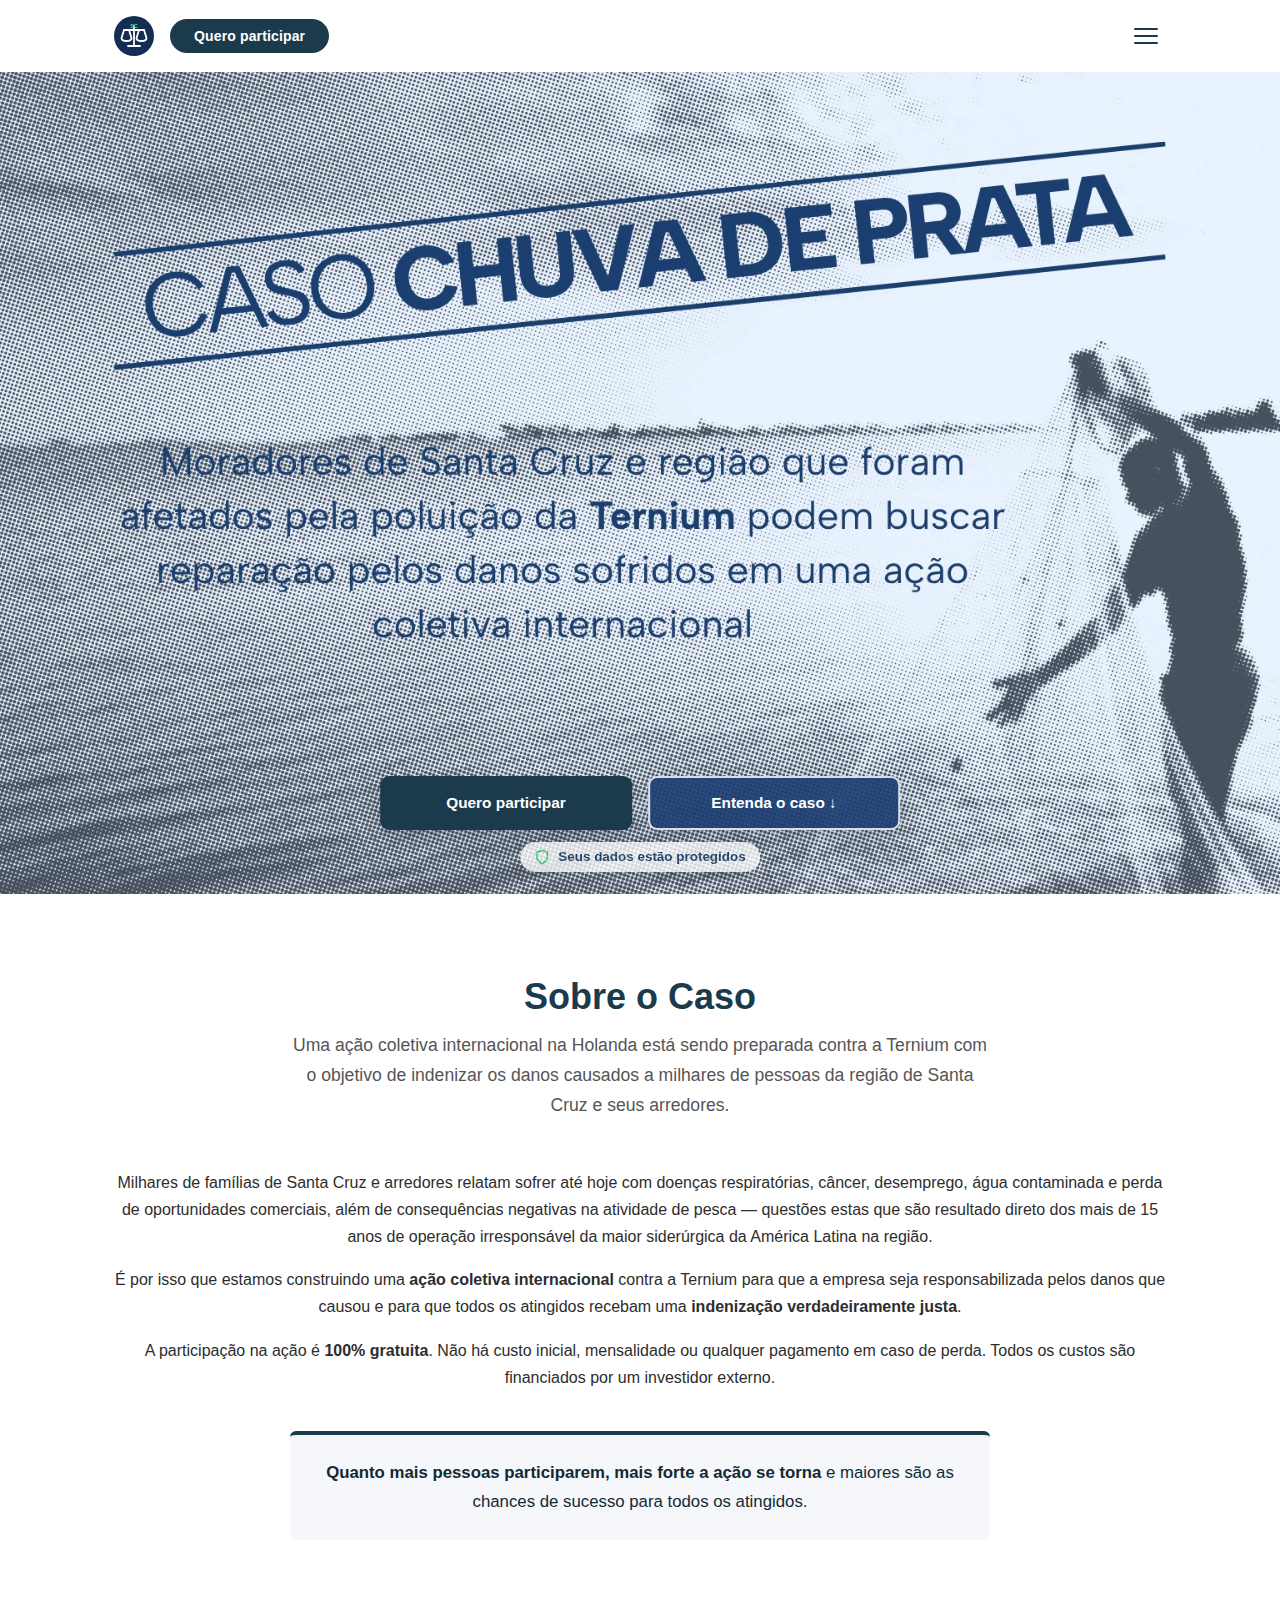
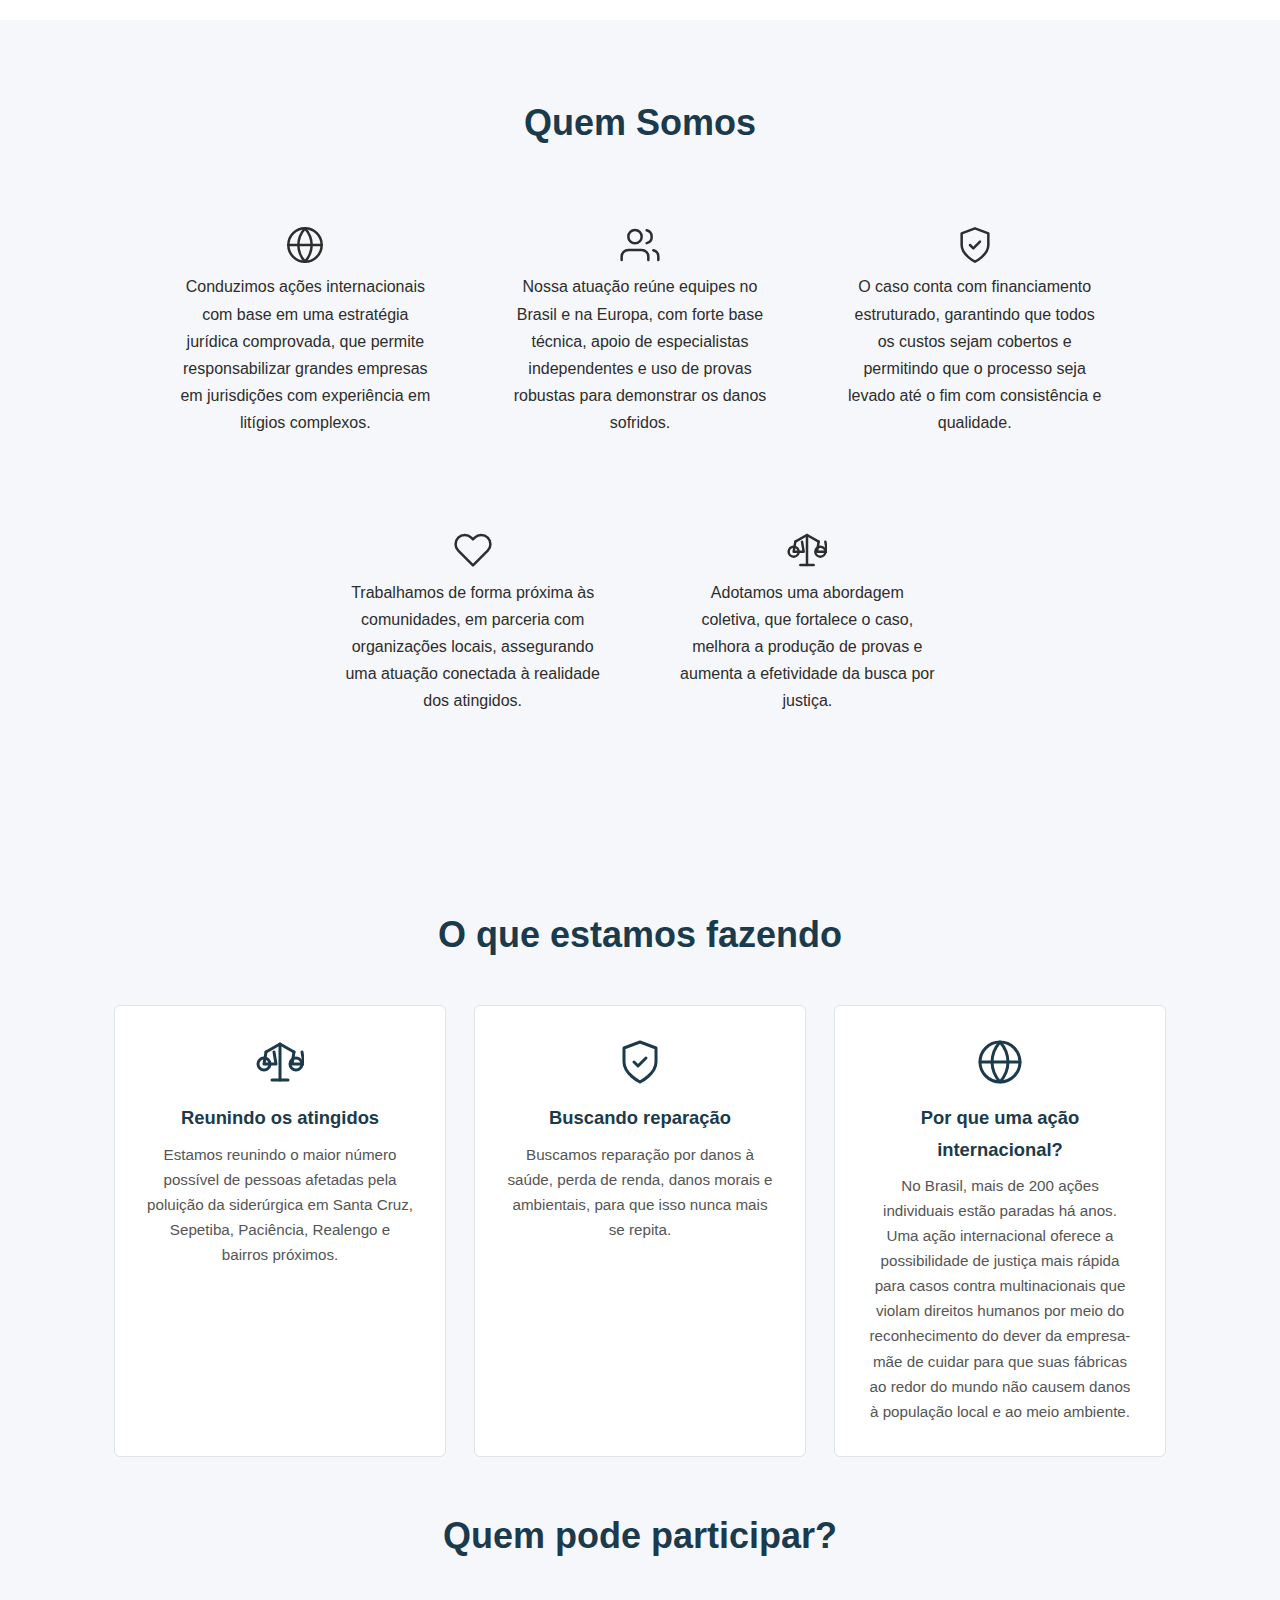
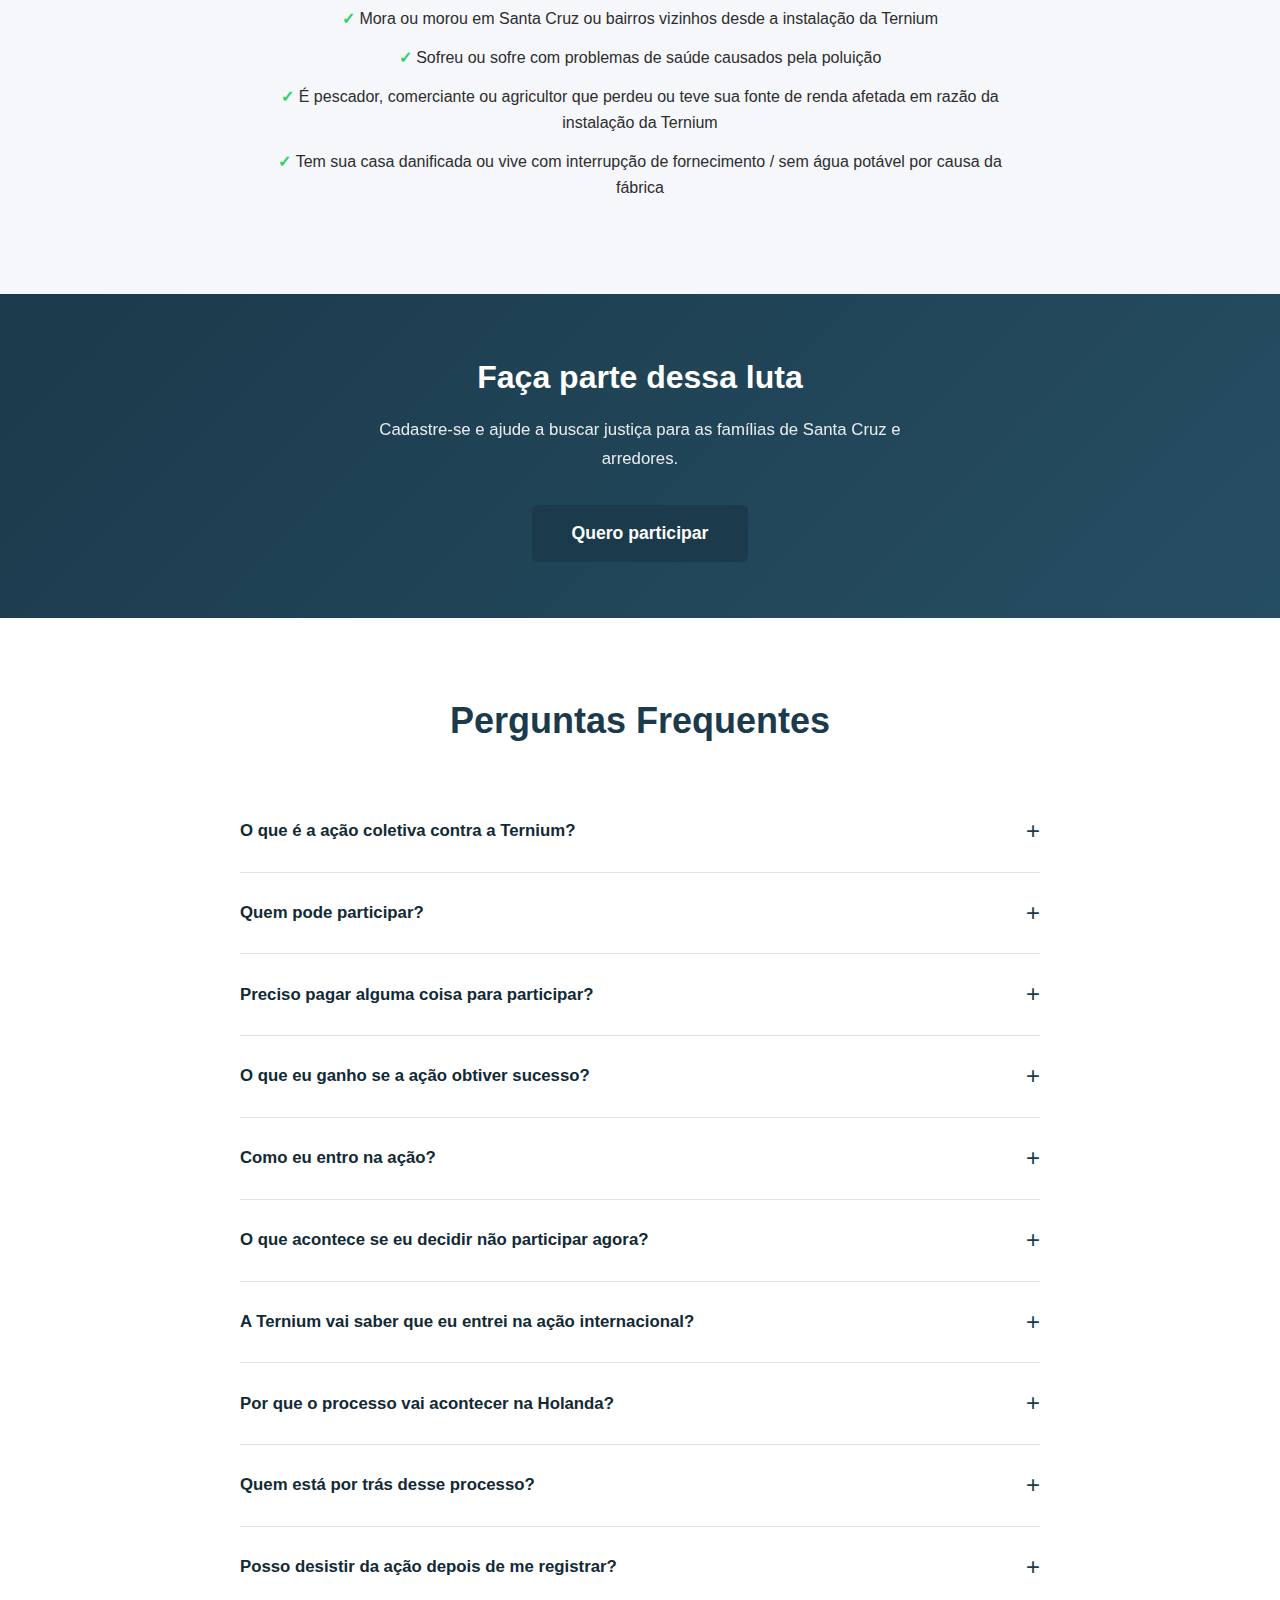
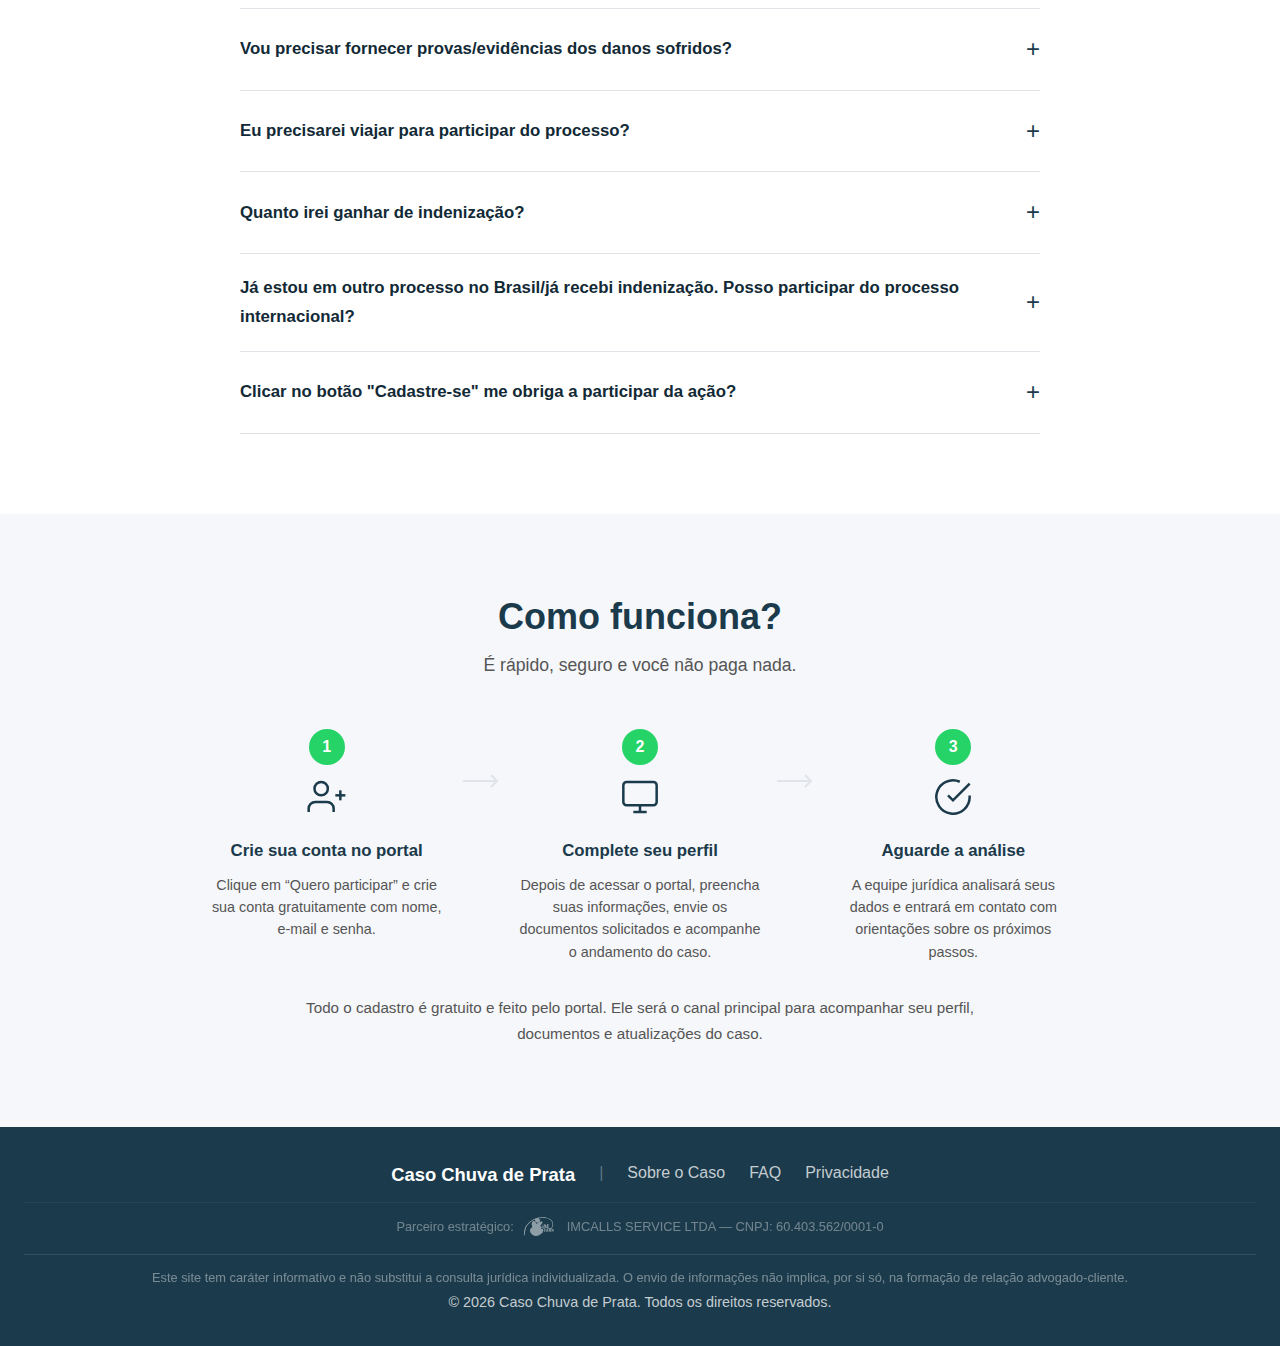
<file: index.html>
<!DOCTYPE html>
<html lang="pt-BR">
<head>
  <meta charset="UTF-8">
  <meta name="viewport" content="width=device-width, initial-scale=1.0">
  <title>Caso Chuva de Prata — Ação Coletiva contra a Ternium</title>
  <meta name="description" content="Ação coletiva internacional contra a Ternium por poluição, doenças e danos ambientais em Santa Cruz e região. Participação 100% gratuita.">
  <meta name="theme-color" content="#1b3e71">

  <!-- Open Graph -->
  <meta property="og:title" content="Caso Chuva de Prata — Ação Coletiva contra a Ternium">
  <meta property="og:description" content="Milhares de famílias de Santa Cruz sofrem há mais de 15 anos com a poluição da siderúrgica. Chegou a hora de cobrar.">
  <meta property="og:type" content="website">
  <!-- <meta property="og:image" content="assets/img/og-image.jpg"> -->

  <!-- Favicon -->
  <link rel="icon" href="assets/img/logo.svg" type="image/svg+xml">

  <!-- Security headers via meta (reforçados pelo Cloudflare depois) -->
  <meta http-equiv="X-Content-Type-Options" content="nosniff">
  <meta http-equiv="Referrer-Policy" content="strict-origin-when-cross-origin">
  <meta http-equiv="Permissions-Policy" content="camera=(), microphone=(), geolocation=()">
  <meta http-equiv="Content-Security-Policy" content="
    default-src 'self';
    script-src  'self' https://www.google.com https://www.gstatic.com;
    style-src   'self' 'unsafe-inline';
    frame-src   https://www.google.com;
    connect-src 'self' https://docs.google.com;
    img-src     'self' data:;
    font-src    'self';
    form-action 'self' https://docs.google.com;
  ">

  <link rel="stylesheet" href="assets/css/styles.css">
  <link rel="stylesheet" href="landing-fixes-v6.css">
  <!-- <script src="https://www.google.com/recaptcha/api.js" async defer></script> -->
</head>
<body>

  <!-- ============================================
       A) HEADER
       ============================================ -->
  <header class="header" role="banner">
    <div class="container">
      <a href="#" class="header__logo" aria-label="Caso Chuva de Prata — Início">
        <img src="assets/img/logo.svg" alt="Caso Chuva de Prata" width="40" height="40">
      </a>

      <div class="header__actions">
        <a href="https://portal-chuva-de-prata.vercel.app/register" target="_blank" rel="noopener noreferrer" class="header__cta">
          Quero participar
        </a>
      </div>

      <div class="nav">


        <button class="nav__toggle" id="nav-toggle" aria-expanded="false" aria-controls="nav-menu" aria-label="Abrir menu de navegação">
        <span></span>
        <span></span>
        <span></span>
      </button>



        <nav aria-label="Navegação principal">
        <ul class="nav__list" id="nav-menu" role="list">
          <li><a class="nav__link" href="#sobre">Sobre o Caso</a></li>
          <li><a class="nav__link" href="#quem-somos">Quem Somos</a></li>
          <li><a class="nav__link" href="#contexto">Informações</a></li>
          <li><a class="nav__link" href="#faq">Perguntas Frequentes</a></li>
          <!-- <li><a class="nav__link" href="#contato">Contato</a></li> -->
          <li><a class="nav__link" href="privacy.html">Privacidade</a></li>
          <li><a class="nav__link nav__link--portal" href="https://portal-chuva-de-prata.vercel.app/register" target="_blank" rel="noopener noreferrer">Acessar Portal</a></li>
        </ul>
      </nav>


      </div>
    </div>
  </header>

  <!-- ============================================
       B) HERO
       ============================================ -->
  <section class="hero" id="inicio">
    <img src="novo_banner.jpeg" class="hero__bg" alt="" aria-hidden="true">
    <div class="hero__content">
      <div class="hero__ctas">
        <a href="https://portal-chuva-de-prata.vercel.app/register" target="_blank" rel="noopener noreferrer" class="btn btn--primary btn--lg">Quero participar</a>
        <a href="#sobre" class="btn btn--outline btn--lg">Entenda o caso &darr;</a>
      </div>

      <p class="hero__micro-trust">
        <svg width="16" height="16" viewBox="0 0 24 24" fill="none" stroke="currentColor" stroke-width="2"><path d="M12 22s8-4 8-10V5l-8-3-8 3v7c0 6 8 10 8 10z"/></svg>
        Seus dados estão protegidos
      </p>
    </div>
  </section>

  <!-- ============================================
       C) SOBRE O CASO
       ============================================ -->
  <section class="section" id="sobre">
    <div class="container">
      <div class="section__header">
        <h2 class="section__title">Sobre o Caso</h2>
        <p class="section__lead">
          Uma ação coletiva internacional na Holanda está sendo preparada contra a Ternium com o objetivo de indenizar os danos causados a milhares de pessoas da região de Santa Cruz e seus arredores.
        </p>
      </div>

      <div class="about__grid">
        <div class="about__text">
          <p>
            Milhares de famílias de Santa Cruz e arredores relatam sofrer até hoje com doenças
            respiratórias, câncer, desemprego, água contaminada e perda de oportunidades comerciais,
            além de consequências negativas na atividade de pesca — questões estas que são resultado
            direto dos mais de 15 anos de operação irresponsável da maior siderúrgica da América Latina na região.
          </p>
          <p>
            É por isso que estamos construindo uma <strong>ação coletiva internacional</strong> contra a Ternium
            para que a empresa seja responsabilizada pelos danos que causou e para que todos os atingidos
            recebam uma <strong>indenização verdadeiramente justa</strong>.
          </p>
          <p>
            A participação na ação é <strong>100% gratuita</strong>. Não há custo inicial, mensalidade ou
            qualquer pagamento em caso de perda. Todos os custos são financiados por um investidor
            externo.
          </p>
        </div>

        <div>
          <div class="about__highlight">
            <p>
              <strong>Quanto mais pessoas participarem, mais forte a ação se torna</strong> e maiores são as chances de sucesso para todos os atingidos.
            </p>
          </div>
        </div>
      </div>
    </div>
  </section>

  <!-- ============================================
       QUEM SOMOS
       ============================================ -->
  <section class="section section--alt" id="quem-somos">
    <div class="container">
      <div class="section__header">
        <h2 class="section__title">Quem Somos</h2>
      </div>

      <div class="whoweare__grid">
        <div class="whoweare__item">
          <div class="whoweare__icon" aria-hidden="true">
            <svg width="40" height="40" viewBox="0 0 24 24" fill="none" stroke="currentColor" stroke-width="1.5" stroke-linecap="round" stroke-linejoin="round"><circle cx="12" cy="12" r="10"/><path d="M2 12h20"/><path d="M12 2a15.3 15.3 0 0 1 4 10 15.3 15.3 0 0 1-4 10 15.3 15.3 0 0 1-4-10A15.3 15.3 0 0 1 12 2z"/></svg>
          </div>
          <p>Conduzimos ações internacionais com base em uma estratégia jurídica comprovada, que permite responsabilizar grandes empresas em jurisdições com experiência em litígios complexos.</p>
        </div>

        <div class="whoweare__item">
          <div class="whoweare__icon" aria-hidden="true">
            <svg width="40" height="40" viewBox="0 0 24 24" fill="none" stroke="currentColor" stroke-width="1.5" stroke-linecap="round" stroke-linejoin="round"><path d="M17 21v-2a4 4 0 00-4-4H5a4 4 0 00-4 4v2"/><circle cx="9" cy="7" r="4"/><path d="M23 21v-2a4 4 0 00-3-3.87"/><path d="M16 3.13a4 4 0 010 7.75"/></svg>
          </div>
          <p>Nossa atuação reúne equipes no Brasil e na Europa, com forte base técnica, apoio de especialistas independentes e uso de provas robustas para demonstrar os danos sofridos.</p>
        </div>

        <div class="whoweare__item">
          <div class="whoweare__icon" aria-hidden="true">
            <svg width="40" height="40" viewBox="0 0 24 24" fill="none" stroke="currentColor" stroke-width="1.5" stroke-linecap="round" stroke-linejoin="round"><path d="M12 22s8-4 8-10V5l-8-3-8 3v7c0 6 8 10 8 10z"/><path d="M9 12l2 2 4-4"/></svg>
          </div>
          <p>O caso conta com financiamento estruturado, garantindo que todos os custos sejam cobertos e permitindo que o processo seja levado até o fim com consistência e qualidade.</p>
        </div>

        <div class="whoweare__item">
          <div class="whoweare__icon" aria-hidden="true">
            <svg width="40" height="40" viewBox="0 0 24 24" fill="none" stroke="currentColor" stroke-width="1.5" stroke-linecap="round" stroke-linejoin="round"><path d="M20.84 4.61a5.5 5.5 0 00-7.78 0L12 5.67l-1.06-1.06a5.5 5.5 0 00-7.78 7.78l1.06 1.06L12 21.23l7.78-7.78 1.06-1.06a5.5 5.5 0 000-7.78z"/></svg>
          </div>
          <p>Trabalhamos de forma próxima às comunidades, em parceria com organizações locais, assegurando uma atuação conectada à realidade dos atingidos.</p>
        </div>

        <div class="whoweare__item">
          <div class="whoweare__icon" aria-hidden="true">
            <svg width="40" height="40" viewBox="0 0 24 24" fill="none" stroke="currentColor" stroke-width="1.5" stroke-linecap="round" stroke-linejoin="round"><path d="M12 3v18"/><path d="M5 7l7-4 7 4"/><path d="M5 7l-1 6h6L9 7"/><path d="M19 7l-1 6h6l-1-6"/><circle cx="4" cy="13" r="3"/><circle cx="20" cy="13" r="3"/><path d="M8 21h8"/></svg>
          </div>
          <p>Adotamos uma abordagem coletiva, que fortalece o caso, melhora a produção de provas e aumenta a efetividade da busca por justiça.</p>
        </div>
      </div>
    </div>
  </section>

  <!-- ============================================
       D) CONTEXTO JURÍDICO / INFORMAÇÕES
       ============================================ -->
  <section class="section section--alt" id="contexto">
    <div class="container">
      <div class="section__header">
        <h2 class="section__title">O que estamos fazendo</h2>
      </div>

      <div class="context__grid">
        <article class="card">
          <div class="card__icon" aria-hidden="true"><svg width="48" height="48" viewBox="0 0 24 24" fill="none" stroke="currentColor" stroke-width="1.5" stroke-linecap="round" stroke-linejoin="round"><path d="M12 3v18"/><path d="M5 7l7-4 7 4"/><path d="M5 7l-1 6h6L9 7"/><path d="M19 7l-1 6h6l-1-6"/><circle cx="4" cy="13" r="3"/><circle cx="20" cy="13" r="3"/><path d="M8 21h8"/></svg></div>
          <h3 class="card__title">Reunindo os atingidos</h3>
          <p class="card__text">
            Estamos reunindo o maior número possível de pessoas afetadas pela poluição
            da siderúrgica em Santa Cruz, Sepetiba, Paciência, Realengo e bairros próximos.
          </p>
        </article>

        <article class="card">
          <div class="card__icon" aria-hidden="true"><svg width="48" height="48" viewBox="0 0 24 24" fill="none" stroke="currentColor" stroke-width="1.5" stroke-linecap="round" stroke-linejoin="round"><path d="M12 22s8-4 8-10V5l-8-3-8 3v7c0 6 8 10 8 10z"/><path d="M9 12l2 2 4-4"/></svg></div>
          <h3 class="card__title">Buscando reparação</h3>
          <p class="card__text">
            Buscamos reparação por danos à saúde, perda de renda, danos morais e ambientais, para que isso nunca mais se repita.
          </p>
        </article>

        <article class="card">
          <div class="card__icon" aria-hidden="true"><svg width="48" height="48" viewBox="0 0 24 24" fill="none" stroke="currentColor" stroke-width="1.5" stroke-linecap="round" stroke-linejoin="round"><circle cx="12" cy="12" r="10"/><path d="M2 12h20"/><path d="M12 2a15.3 15.3 0 0 1 4 10 15.3 15.3 0 0 1-4 10 15.3 15.3 0 0 1-4-10A15.3 15.3 0 0 1 12 2z"/></svg></div>
          <h3 class="card__title">Por que uma ação internacional?</h3>
          <p class="card__text">
            No Brasil, mais de 200 ações individuais estão paradas há anos. Uma ação internacional
            oferece a possibilidade de justiça mais rápida para casos contra multinacionais que violam direitos humanos
            por meio do reconhecimento do dever da empresa-mãe de cuidar para que suas fábricas ao redor do mundo não
            causem danos à população local e ao meio ambiente.
          </p>
        </article>
      </div>

      <!-- Elegibilidade -->
      <div class="section__header" style="margin-top: 3.5rem;">
        <h2 class="section__title">Quem pode participar?</h2>
      </div>

      <ul class="eligibility__list">
        <li>Mora ou morou em Santa Cruz ou bairros vizinhos desde a instalação da Ternium</li>
        <li>Sofreu ou sofre com problemas de saúde causados pela poluição</li>
        <li>É pescador, comerciante ou agricultor que perdeu ou teve sua fonte de renda afetada em razão da instalação da Ternium</li>
        <li>Tem sua casa danificada ou vive com interrupção de fornecimento / sem água potável por causa da fábrica</li>
      </ul>
    </div>
  </section>

  <!-- ============================================
       CTA INTERMEDIÁRIO
       ============================================ -->
  <section class="cta-banner">
    <div class="container">
      <h2 class="cta-banner__title">Faça parte dessa luta</h2>
      <p class="cta-banner__text">
        Cadastre-se e ajude a buscar justiça para as famílias de Santa Cruz e arredores.
      </p>
      <a href="https://portal-chuva-de-prata.vercel.app/register" target="_blank" rel="noopener noreferrer" class="btn btn--primary">Quero participar</a>
    </div>
  </section>

  <!-- ============================================
       E) PERGUNTAS FREQUENTES
       ============================================ -->
  <section class="section" id="faq">
    <div class="container">
      <div class="section__header">
        <h2 class="section__title">Perguntas Frequentes</h2>
      </div>

      <div class="faq__list">

        <details class="faq__item">
          <summary>O que é a ação coletiva contra a Ternium?</summary>
          <div class="faq__answer">
            <p>É uma ação coletiva internacional que tem como objetivo responsabilizar a Ternium pelos danos causados pela sua operação em Santa Cruz e arredores. Estamos lutando por uma indenização justa para quem sofre com poluição, doenças, perda da pesca, desemprego e água contaminada por conta das atividades da siderúrgica.</p>
          </div>
        </details>

        <details class="faq__item">
          <summary>Quem pode participar?</summary>
          <div class="faq__answer">
            <p>Qualquer pessoa que mora ou morou em Santa Cruz, Sepetiba, Paciência, Realengo ou bairros próximos e foi prejudicada pela siderúrgica. Isso inclui quem teve problemas de saúde, perdeu renda na pesca ou agricultura, teve/tem sua casa danificada ou ficou sem água potável / teve interrupção de abastecimento por causa das atividades da empresa.</p>
          </div>
        </details>

        <details class="faq__item">
          <summary>Preciso pagar alguma coisa para participar?</summary>
          <div class="faq__answer">
            <p>Não. A ação é 100% gratuita. Você não paga nada para se cadastrar, nem durante o processo, nem se perdermos. Todos os custos (advogados, peritos, viagens, etc.) são pagos por um investidor externo. Em caso de vitória ou acordo, as famílias recebem a maior parte da indenização.</p>
          </div>
        </details>

        <details class="faq__item">
          <summary>O que eu ganho se a ação obtiver sucesso?</summary>
          <div class="faq__answer">
            <p>Cada família afetada pode receber indenização por danos à saúde, perda de renda, danos morais e materiais e outros prejuízos. O valor exato depende do número de pessoas e do que os juízes reconhecerem em termos de danos.</p>
          </div>
        </details>

        <details class="faq__item">
          <summary>Como eu entro na ação?</summary>
          <div class="faq__answer">
            <p>É simples: entre no link "quero me cadastrar" e preencha o formulário de cadastro. Você vai informar nome, contato e como foi afetado. Depois, vamos pedir que você assine um documento para que você possa ser representado pelo nosso veículo na Corte estrangeira. Tudo é gratuito e seguro.</p>
          </div>
        </details>

        <details class="faq__item">
          <summary>O que acontece se eu decidir não participar agora?</summary>
          <div class="faq__answer">
            <p>Você pode entrar depois, mas quanto mais cedo e mais gente participar, mais forte fica a ação. Quanto maior o número de pessoas e famílias unidas, maior a chance de sucesso.</p>
          </div>
        </details>

        <details class="faq__item">
          <summary>A Ternium vai saber que eu entrei na ação internacional?</summary>
          <div class="faq__answer">
            <p>Não imediatamente. Seu cadastro é confidencial no início. A empresa só vai saber quem participa quando o processo avançar. Mas não se preocupe: seus dados são protegidos por lei.</p>
          </div>
        </details>

        <details class="faq__item">
          <summary>Por que o processo vai acontecer na Holanda?</summary>
          <div class="faq__answer">
            <p>No Brasil, já existem mais de 200 ações individuais pedindo reparação pelos danos cometidos pela Ternium, mas elas estão paradas há anos por falta de provas concretas e dificuldades no sistema. Na Holanda, a justiça é mais rápida para casos contra multinacionais que violam direitos humanos. Além disso, o país reconhece que é dever da empresa-mãe cuidar para que suas fábricas no mundo todo não causem danos à população e ao meio ambiente. É uma chance real de justiça.</p>
          </div>
        </details>

        <details class="faq__item">
          <summary>Quem está por trás desse processo?</summary>
          <div class="faq__answer">
            <p>Esta é uma iniciativa coletiva e independente criada para buscar justiça para as famílias de Santa Cruz e região afetadas pela atuação da Ternium. Contamos com o apoio de líderes locais e pesquisadores que atuam junto à comunidade há décadas. Advogados experientes brasileiros e internacionais especializados em ações contra grandes empresas também estão ao nosso lado. O financiamento vem de um investidor externo que acredita na nossa luta. Tudo é transparente e focado em ajudar as famílias de Santa Cruz e bairros próximos. Se não vencermos a ação, ninguém paga nada. Em caso de vitória, as famílias afetadas são as principais beneficiárias da indenização.</p>
          </div>
        </details>

        <details class="faq__item">
          <summary>Posso desistir da ação depois de me registrar?</summary>
          <div class="faq__answer">
            <p>Sim. Você pode sair da ação quando quiser, sem pagar nada. Basta avisar. Mas quanto mais unidos estivermos, maior a força para cobrar reparação.</p>
          </div>
        </details>

        <details class="faq__item">
          <summary>Vou precisar fornecer provas/evidências dos danos sofridos?</summary>
          <div class="faq__answer">
            <p>Dependendo da natureza da sua demanda, sim, você pode precisar fornecer provas. Mas você não precisa se preocupar com isso agora. Os advogados irão analisar cada caso individualmente e te orientar sobre quais documentos simples você pode ter (como comprovantes de moradia, laudos médicos, fotos ou relatos). Eles vão te ajudar a reunir tudo de forma fácil e gratuita.</p>
          </div>
        </details>

        <details class="faq__item">
          <summary>Eu precisarei viajar para participar do processo?</summary>
          <div class="faq__answer">
            <p>Provavelmente, não. A maioria das pessoas não precisa viajar. Os juízes podem, em alguns casos, pedir para ouvir testemunhas brasileiras por vídeo ou aqui no Brasil, mas isso é raro e, se acontecer, a equipe organizará tudo para você, sem qualquer custo.</p>
          </div>
        </details>

        <details class="faq__item">
          <summary>Quanto irei ganhar de indenização?</summary>
          <div class="faq__answer">
            <p>Não é possível dizer um valor exato agora. Essa informação depende do número de famílias que entrarem, do que os juízes reconhecerem como dano e do resultado final (vitória, perda ou acordo). Se vencermos a ação ou houver acordo, cada família afetada pode receber uma indenização por saúde, perda de renda, danos morais e outros danos.</p>
          </div>
        </details>

        <details class="faq__item">
          <summary>Já estou em outro processo no Brasil/já recebi indenização. Posso participar do processo internacional?</summary>
          <div class="faq__answer">
            <p>Sim. Você não será prejudicado por estar em processos no Brasil ou ter recebido alguma compensação anterior. No entanto, você não poderá ser indenizado duas vezes pelo mesmo dano. Se receber indenização no exterior, o juiz brasileiro provavelmente levará isso em conta ao decidir o valor no Brasil. Da mesma forma, o juiz do processo internacional pode considerar qualquer valor já recebido no Brasil.</p>
          </div>
        </details>

        <details class="faq__item">
          <summary>Clicar no botão "Cadastre-se" me obriga a participar da ação?</summary>
          <div class="faq__answer">
            <p>Não, de jeito nenhum. É apenas uma triagem inicial — você está dizendo que quer saber mais e receber informações. Não cria nenhum compromisso legal, não assina nada e não vincula você à ação. Você decide depois, com calma, se quer continuar ou não.</p>
          </div>
        </details>

      </div>
    </div>
  </section>



  <!-- ============================================
       3-STEP "COMO FUNCIONA"
       ============================================ -->
  <section class="section section--alt how-it-works">
    <div class="container">
      <div class="section__header">
        <h2 class="section__title">Como funciona?</h2>
        <p class="section__lead">É rápido, seguro e você não paga nada.</p>
      </div>

      <div class="steps__grid">
        <div class="step">
          <div class="step__number">1</div>
          <div class="step__icon">
            <svg width="40" height="40" viewBox="0 0 24 24" fill="none" stroke="currentColor" stroke-width="1.5"><path d="M16 21v-2a4 4 0 00-4-4H5a4 4 0 00-4 4v2"/><circle cx="8.5" cy="7" r="4"/><line x1="20" y1="8" x2="20" y2="14"/><line x1="23" y1="11" x2="17" y2="11"/></svg>
          </div>
          <h3 class="step__title">Crie sua conta no portal</h3>
          <p class="step__text">
            Clique em “Quero participar” e crie sua conta gratuitamente com nome, e-mail e senha.
          </p>
        </div>

        <div class="step__connector" aria-hidden="true">
          <svg width="40" height="24" viewBox="0 0 40 24"><path d="M0 12h32M28 6l6 6-6 6" stroke="currentColor" stroke-width="2" fill="none"/></svg>
        </div>

        <div class="step">
          <div class="step__number">2</div>
          <div class="step__icon">
            <svg width="40" height="40" viewBox="0 0 24 24" fill="none" stroke="currentColor" stroke-width="1.5"><rect x="2" y="3" width="20" height="14" rx="2" ry="2"/><line x1="8" y1="21" x2="16" y2="21"/><line x1="12" y1="17" x2="12" y2="21"/></svg>
          </div>
          <h3 class="step__title">Complete seu perfil</h3>
          <p class="step__text">
            Depois de acessar o portal, preencha suas informações, envie os documentos solicitados e acompanhe o andamento do caso.
          </p>
        </div>

        <div class="step__connector" aria-hidden="true">
          <svg width="40" height="24" viewBox="0 0 40 24"><path d="M0 12h32M28 6l6 6-6 6" stroke="currentColor" stroke-width="2" fill="none"/></svg>
        </div>

        <div class="step">
          <div class="step__number">3</div>
          <div class="step__icon">
            <svg width="40" height="40" viewBox="0 0 24 24" fill="none" stroke="currentColor" stroke-width="1.5"><path d="M22 11.08V12a10 10 0 11-5.93-9.14"/><polyline points="22 4 12 14.01 9 11.01"/></svg>
          </div>
          <h3 class="step__title">Aguarde a análise</h3>
          <p class="step__text">
            A equipe jurídica analisará seus dados e entrará em contato com orientações sobre os próximos passos.
          </p>
        </div>
      </div>

      <p class="section__lead" style="margin-top: 2rem; font-size: 0.95rem; text-align: center;">
  Todo o cadastro é gratuito e feito pelo portal. Ele será o canal principal para acompanhar seu perfil, documentos e atualizações do caso.
</p>
    </div>
  </section>

  <!-- ============================================
       F) CONTATO
       ============================================ -->

  <!-- <section class="section section--alt" id="contato">
    <div class="container">
      <div class="section__header">
        <h2 class="section__title">Fale Conosco</h2>
      </div> -->

      <!-- <div class="contact__wrapper">
        <p class="contact__text">
          Preencha o formulário abaixo para se cadastrar na ação
          coletiva.<br>
          <strong>A participação é gratuita</strong> e não gera nenhum
          compromisso.
        </p> -->


        <!-- <form class="gform" id="gform" novalidate> -->
          <!-- Honeypot anti-spam -->
          <!-- <div class="gform__honeypot" aria-hidden="true">
            <label for="gform-website">Não preencha este campo</label>
            <input type="text" id="gform-website" name="website" tabindex="-1" autocomplete="off">
          </div> -->

          <!-- <div class="gform__row">
            <div class="gform__group">
              <label for="gform-nome">Nome <span class="gform__required">*</span></label>
              <input type="text" id="gform-nome" name="entry.496281189" required autocomplete="name" placeholder="Seu nome">
            </div>
          </div> -->

          <!-- <div class="gform__row">
            <div class="gform__group">
              <label for="gform-tel">Telefone / WhatsApp <span class="gform__required">*</span></label>
              <input type="tel" id="gform-tel" name="entry.743160431" required inputmode="tel" placeholder="(21) 99999-9999" maxlength="15">
            </div>
          </div> -->

          <!-- <fieldset class="gform__fieldset" id="gform-checkboxes">
            <legend>Como você foi afetado? <span class="gform__hint">(opcional)</span></legend>

            <label class="gform__checkbox">
              <input type="checkbox" name="entry.1343350674" value="Mora ou morou em Santa Cruz ou em bairros vizinhos desde a instalação da Ternium">
              <span>Mora ou morou na região de Santa Cruz</span>
            </label>

            <label class="gform__checkbox">
              <input type="checkbox" name="entry.1343350674" value="Sofreu/sofre com problemas de saúde causados pela poluição">
              <span>Problemas de saúde pela poluição</span>
            </label>

            <label class="gform__checkbox">
              <input type="checkbox" name="entry.1343350674" value="É pescador, comerciante ou agricultor que perdeu ou teve sua fonte de renda afetada em razão da instalação da Ternium">
              <span>Perda de renda (pesca, agricultura, etc.)</span>
            </label>

            <label class="gform__checkbox">
              <input type="checkbox" name="entry.1343350674" value="Tem sua casa danificada ou vive com interrupção de fornecimento / sem água potável por causa da fábrica">
              <span>Danos materiais ou falta de água</span>
            </label>
          </fieldset> -->

          <!-- <div class="gform__actions"> -->
            <!-- <div class="g-recaptcha" data-sitekey="6LfSNmcsAAAAACI3nvZuOZKk6c8cng21s3-_p90p" style="display:flex;justify-content:center;margin-bottom:1rem"></div> -->
            <!-- <button type="submit" class="btn btn--primary" id="gform-submit">Quero participar</button>
            <p class="gform__disclaimer">
              Ao enviar, você concorda com nossa <a href="privacy.html">Política de Privacidade</a>.
              Isso <strong>não gera nenhum compromisso legal</strong>.
            </p>
          </div>
        </form> -->

        <!-- <div class="contact__channels">

        </div>
      </div>
    </div>
  </section> -->


  <!-- ============================================
       G) FOOTER
       ============================================ -->
  <footer class="footer" role="contentinfo">
    <div class="container">
      <span class="footer__brand">Caso Chuva de Prata</span>
      <span class="footer__sep">|</span>
      <a class="footer__link" href="#sobre">Sobre o Caso</a>
      <a class="footer__link" href="#faq">FAQ</a>
      <!-- <a class="footer__link" href="#contato">Contato</a> -->
      <a class="footer__link" href="privacy.html">Privacidade</a>
    </div>
    <div class="footer__partner">
      Parceiro estratégico:
      <img src="logo_IMCalls_Vetorizado_Fundo-Transparente.svg" alt="IMCalls Service" class="footer__partner-logo">
      IMCALLS SERVICE LTDA — CNPJ: 60.403.562/0001-0
    </div>
    <div class="footer__bottom">
      <small class="footer__disclaimer">Este site tem caráter informativo e não substitui a consulta jurídica individualizada. O envio de informações não implica, por si só, na formação de relação advogado-cliente.</small>
      &copy; <span id="current-year">2026</span> Caso Chuva de Prata. Todos os direitos reservados.
    </div>
  </footer>

  <!-- ============================================
       FLOATING CTA BAR (MOBILE)
       ============================================ -->
  <div class="floating-cta" id="floating-cta">
    <a href="https://portal-chuva-de-prata.vercel.app/register" target="_blank" rel="noopener noreferrer" class="floating-cta__btn floating-cta__btn--primary">Quero participar</a>
  </div>

  <script src="assets/js/main.js"></script>
</body>
</html>
</file>
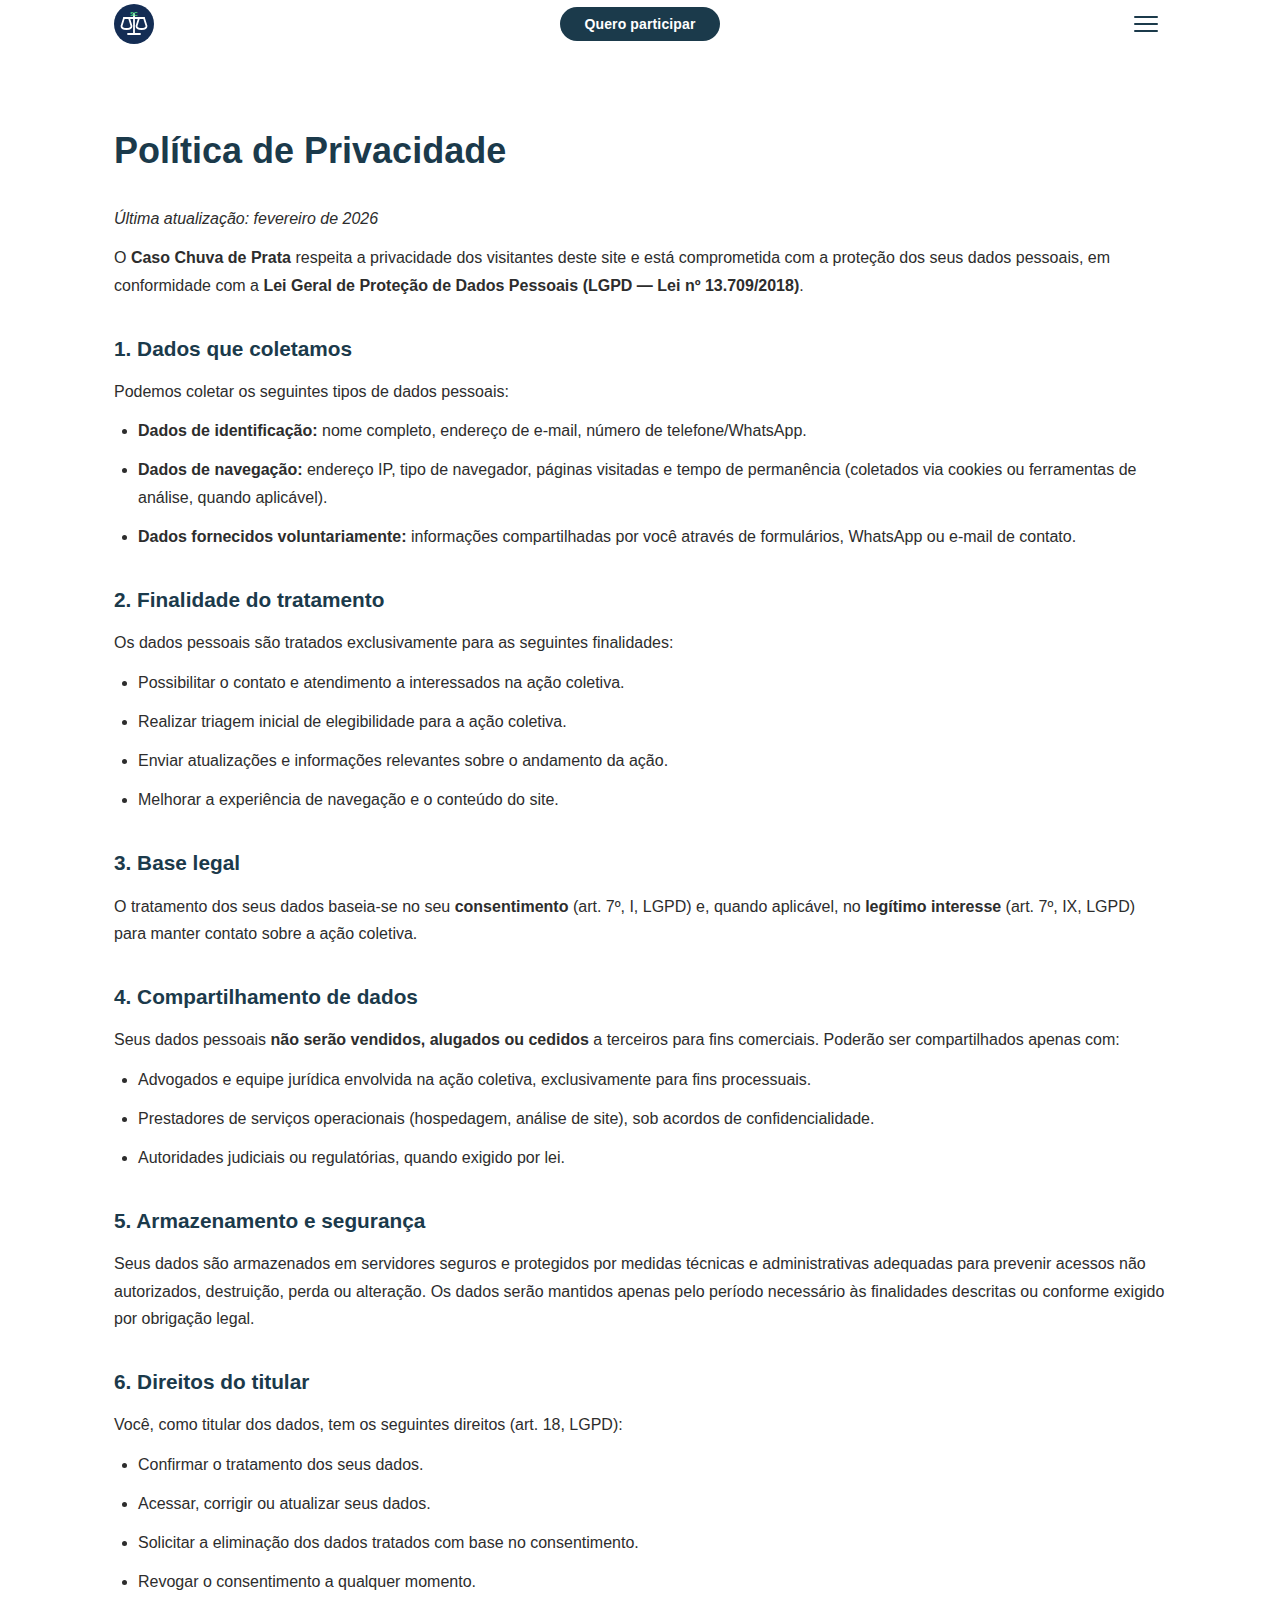
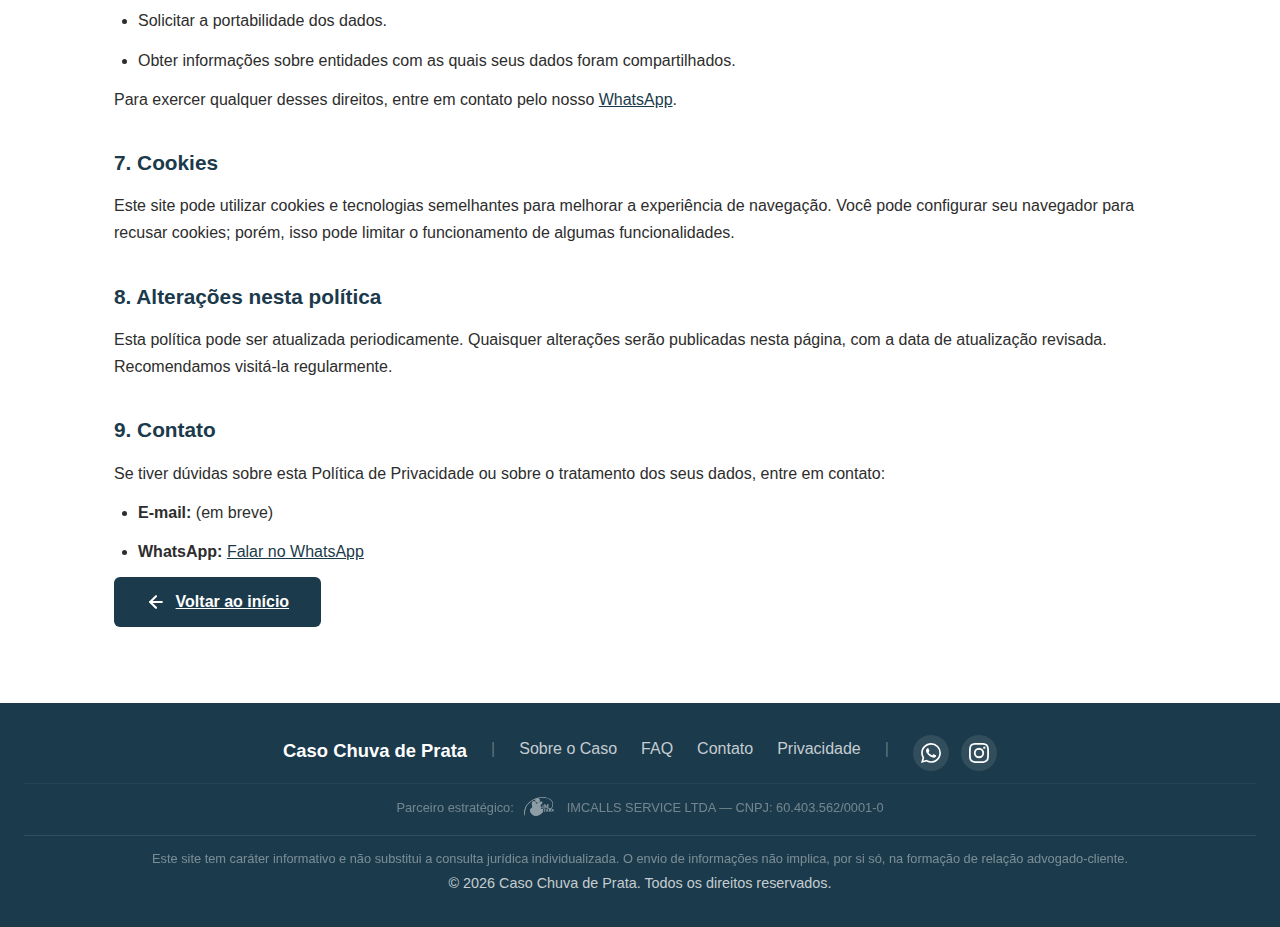
<file: privacy.html>
<!DOCTYPE html>
<html lang="pt-BR">
<head>
  <meta charset="UTF-8">
  <meta name="viewport" content="width=device-width, initial-scale=1.0">
  <title>Política de Privacidade — Caso Chuva de Prata</title>
  <meta name="description" content="Política de Privacidade do site Caso Chuva de Prata, conforme a Lei Geral de Proteção de Dados (LGPD).">
  <meta name="theme-color" content="#1B3A4B">
  <link rel="icon" href="assets/img/logo.svg" type="image/svg+xml">
  <link rel="stylesheet" href="assets/css/styles.css">
</head>
<body>

  <!-- HEADER -->
  <header class="header" role="banner">
    <div class="container">
      <a href="index.html" class="header__logo" aria-label="Caso Chuva de Prata — Início">
        <img src="assets/img/logo.svg" alt="Caso Chuva de Prata" width="40" height="40">
      </a>

      <a href="index.html#contato" class="header__cta">Quero participar</a>

      <button class="nav__toggle" id="nav-toggle" aria-expanded="false" aria-controls="nav-menu" aria-label="Abrir menu de navegação">
        <span></span>
        <span></span>
        <span></span>
      </button>

      <nav aria-label="Navegação principal">
        <ul class="nav__list" id="nav-menu" role="list">
          <li><a class="nav__link" href="index.html#sobre">Sobre o Caso</a></li>
          <li><a class="nav__link" href="index.html#contexto">Informações</a></li>
          <li><a class="nav__link" href="index.html#faq">Perguntas Frequentes</a></li>
          <li><a class="nav__link" href="index.html#contato">Contato</a></li>
          <li><a class="nav__link active" href="privacy.html">Privacidade</a></li>
        </ul>
      </nav>
    </div>
  </header>

  <!-- CONTEÚDO -->
  <main class="page-content">
    <div class="container">
      <h1>Política de Privacidade</h1>
      <p><em>Última atualização: fevereiro de 2026</em></p>

      <p>
        O <strong>Caso Chuva de Prata</strong> respeita a privacidade dos visitantes deste site e
        está comprometida com a proteção dos seus dados pessoais, em conformidade com a
        <strong>Lei Geral de Proteção de Dados Pessoais (LGPD — Lei nº 13.709/2018)</strong>.
      </p>

      <h2>1. Dados que coletamos</h2>
      <p>Podemos coletar os seguintes tipos de dados pessoais:</p>
      <ul>
        <li><strong>Dados de identificação:</strong> nome completo, endereço de e-mail, número de telefone/WhatsApp.</li>
        <li><strong>Dados de navegação:</strong> endereço IP, tipo de navegador, páginas visitadas e tempo de permanência (coletados via cookies ou ferramentas de análise, quando aplicável).</li>
        <li><strong>Dados fornecidos voluntariamente:</strong> informações compartilhadas por você através de formulários, WhatsApp ou e-mail de contato.</li>
      </ul>

      <h2>2. Finalidade do tratamento</h2>
      <p>Os dados pessoais são tratados exclusivamente para as seguintes finalidades:</p>
      <ul>
        <li>Possibilitar o contato e atendimento a interessados na ação coletiva.</li>
        <li>Realizar triagem inicial de elegibilidade para a ação coletiva.</li>
        <li>Enviar atualizações e informações relevantes sobre o andamento da ação.</li>
        <li>Melhorar a experiência de navegação e o conteúdo do site.</li>
      </ul>

      <h2>3. Base legal</h2>
      <p>
        O tratamento dos seus dados baseia-se no seu <strong>consentimento</strong> (art. 7º, I, LGPD) e,
        quando aplicável, no <strong>legítimo interesse</strong> (art. 7º, IX, LGPD) para manter contato
        sobre a ação coletiva.
      </p>

      <h2>4. Compartilhamento de dados</h2>
      <p>
        Seus dados pessoais <strong>não serão vendidos, alugados ou cedidos</strong> a terceiros para
        fins comerciais. Poderão ser compartilhados apenas com:
      </p>
      <ul>
        <li>Advogados e equipe jurídica envolvida na ação coletiva, exclusivamente para fins processuais.</li>
        <li>Prestadores de serviços operacionais (hospedagem, análise de site), sob acordos de confidencialidade.</li>
        <li>Autoridades judiciais ou regulatórias, quando exigido por lei.</li>
      </ul>

      <h2>5. Armazenamento e segurança</h2>
      <p>
        Seus dados são armazenados em servidores seguros e protegidos por medidas técnicas e
        administrativas adequadas para prevenir acessos não autorizados, destruição, perda ou
        alteração. Os dados serão mantidos apenas pelo período necessário às finalidades descritas
        ou conforme exigido por obrigação legal.
      </p>

      <h2>6. Direitos do titular</h2>
      <p>Você, como titular dos dados, tem os seguintes direitos (art. 18, LGPD):</p>
      <ul>
        <li>Confirmar o tratamento dos seus dados.</li>
        <li>Acessar, corrigir ou atualizar seus dados.</li>
        <li>Solicitar a eliminação dos dados tratados com base no consentimento.</li>
        <li>Revogar o consentimento a qualquer momento.</li>
        <li>Solicitar a portabilidade dos dados.</li>
        <li>Obter informações sobre entidades com as quais seus dados foram compartilhados.</li>
      </ul>
      <p>
        Para exercer qualquer desses direitos, entre em contato pelo nosso
        <a href="#" data-link="whatsapp" target="_blank" rel="noopener noreferrer">WhatsApp</a>.
      </p>

      <h2>7. Cookies</h2>
      <p>
        Este site pode utilizar cookies e tecnologias semelhantes para melhorar a experiência de
        navegação. Você pode configurar seu navegador para recusar cookies; porém, isso pode
        limitar o funcionamento de algumas funcionalidades.
      </p>

      <h2>8. Alterações nesta política</h2>
      <p>
        Esta política pode ser atualizada periodicamente. Quaisquer alterações serão publicadas nesta
        página, com a data de atualização revisada. Recomendamos visitá-la regularmente.
      </p>

      <h2>9. Contato</h2>
      <p>
        Se tiver dúvidas sobre esta Política de Privacidade ou sobre o tratamento dos seus dados,
        entre em contato:
      </p>
      <ul>
        <li><strong>E-mail:</strong> <span class="email-text">(em breve)</span></li>
        <li><strong>WhatsApp:</strong> <a href="#" data-link="whatsapp" target="_blank" rel="noopener noreferrer">Falar no WhatsApp</a></li>
      </ul>

      <p><a href="index.html" class="btn btn--primary" style="gap:0.6rem">
        <svg width="20" height="20" viewBox="0 0 24 24" fill="none" stroke="currentColor" stroke-width="2.5" stroke-linecap="round" stroke-linejoin="round" style="vertical-align:middle;flex-shrink:0"><line x1="19" y1="12" x2="5" y2="12"/><polyline points="12 19 5 12 12 5"/></svg>
        Voltar ao início
      </a></p>
    </div>
  </main>

  <footer class="footer" role="contentinfo">
    <div class="container">
      <span class="footer__brand">Caso Chuva de Prata</span>
      <span class="footer__sep">|</span>
      <a class="footer__link" href="index.html#sobre">Sobre o Caso</a>
      <a class="footer__link" href="index.html#faq">FAQ</a>
      <a class="footer__link" href="index.html#contato">Contato</a>
      <a class="footer__link" href="privacy.html">Privacidade</a>
      <span class="footer__sep">|</span>
      <div class="footer__social">
        <a href="#" data-link="whatsapp" target="_blank" rel="noopener noreferrer" aria-label="WhatsApp">
          <svg class="icon" viewBox="0 0 24 24" xmlns="http://www.w3.org/2000/svg"><path d="M17.472 14.382c-.297-.149-1.758-.867-2.03-.967-.273-.099-.471-.148-.67.15-.197.297-.767.966-.94 1.164-.173.199-.347.223-.644.075-.297-.15-1.255-.463-2.39-1.475-.883-.788-1.48-1.761-1.653-2.059-.173-.297-.018-.458.13-.606.134-.133.298-.347.446-.52.149-.174.198-.298.298-.497.099-.198.05-.371-.025-.52-.075-.149-.669-1.612-.916-2.207-.242-.579-.487-.5-.669-.51-.173-.008-.371-.01-.57-.01-.198 0-.52.074-.792.372-.272.297-1.04 1.016-1.04 2.479 0 1.462 1.065 2.875 1.213 3.074.149.198 2.096 3.2 5.077 4.487.709.306 1.262.489 1.694.625.712.227 1.36.195 1.871.118.571-.085 1.758-.719 2.006-1.413.248-.694.248-1.289.173-1.413-.074-.124-.272-.198-.57-.347m-5.421 7.403h-.004a9.87 9.87 0 01-5.031-1.378l-.361-.214-3.741.982.998-3.648-.235-.374a9.86 9.86 0 01-1.51-5.26c.001-5.45 4.436-9.884 9.888-9.884 2.64 0 5.122 1.03 6.988 2.898a9.825 9.825 0 012.893 6.994c-.003 5.45-4.437 9.884-9.885 9.884m8.413-18.297A11.815 11.815 0 0012.05 0C5.495 0 .16 5.335.157 11.892c0 2.096.547 4.142 1.588 5.945L.057 24l6.305-1.654a11.882 11.882 0 005.683 1.448h.005c6.554 0 11.89-5.335 11.893-11.893a11.821 11.821 0 00-3.48-8.413z"/></svg>
        </a>
        <a href="#" data-link="instagram" target="_blank" rel="noopener noreferrer" aria-label="Instagram">
          <svg class="icon" viewBox="0 0 24 24" xmlns="http://www.w3.org/2000/svg"><path d="M12 2.163c3.204 0 3.584.012 4.85.07 3.252.148 4.771 1.691 4.919 4.919.058 1.265.069 1.645.069 4.849 0 3.205-.012 3.584-.069 4.849-.149 3.225-1.664 4.771-4.919 4.919-1.266.058-1.644.07-4.85.07-3.204 0-3.584-.012-4.849-.07-3.26-.149-4.771-1.699-4.919-4.92-.058-1.265-.07-1.644-.07-4.849 0-3.204.013-3.583.07-4.849.149-3.227 1.664-4.771 4.919-4.919 1.266-.057 1.645-.069 4.849-.069zM12 0C8.741 0 8.333.014 7.053.072 2.695.272.273 2.69.073 7.052.014 8.333 0 8.741 0 12c0 3.259.014 3.668.072 4.948.2 4.358 2.618 6.78 6.98 6.98C8.333 23.986 8.741 24 12 24c3.259 0 3.668-.014 4.948-.072 4.354-.2 6.782-2.618 6.979-6.98.059-1.28.073-1.689.073-4.948 0-3.259-.014-3.667-.072-4.947-.196-4.354-2.617-6.78-6.979-6.98C15.668.014 15.259 0 12 0zm0 5.838a6.162 6.162 0 100 12.324 6.162 6.162 0 000-12.324zM12 16a4 4 0 110-8 4 4 0 010 8zm6.406-11.845a1.44 1.44 0 100 2.881 1.44 1.44 0 000-2.881z"/></svg>
        </a>
      </div>
    </div>
    <div class="footer__partner">
      Parceiro estratégico:
      <img src="logo_IMCalls_Vetorizado_Fundo-Transparente.svg" alt="IMCalls Service" class="footer__partner-logo">
      IMCALLS SERVICE LTDA — CNPJ: 60.403.562/0001-0
    </div>
    <div class="footer__bottom">
      <small class="footer__disclaimer">Este site tem caráter informativo e não substitui a consulta jurídica individualizada. O envio de informações não implica, por si só, na formação de relação advogado-cliente.</small>
      &copy; <span id="current-year">2026</span> Caso Chuva de Prata. Todos os direitos reservados.
    </div>
  </footer>

  <script src="assets/js/main.js"></script>
</body>
</html>
</file>
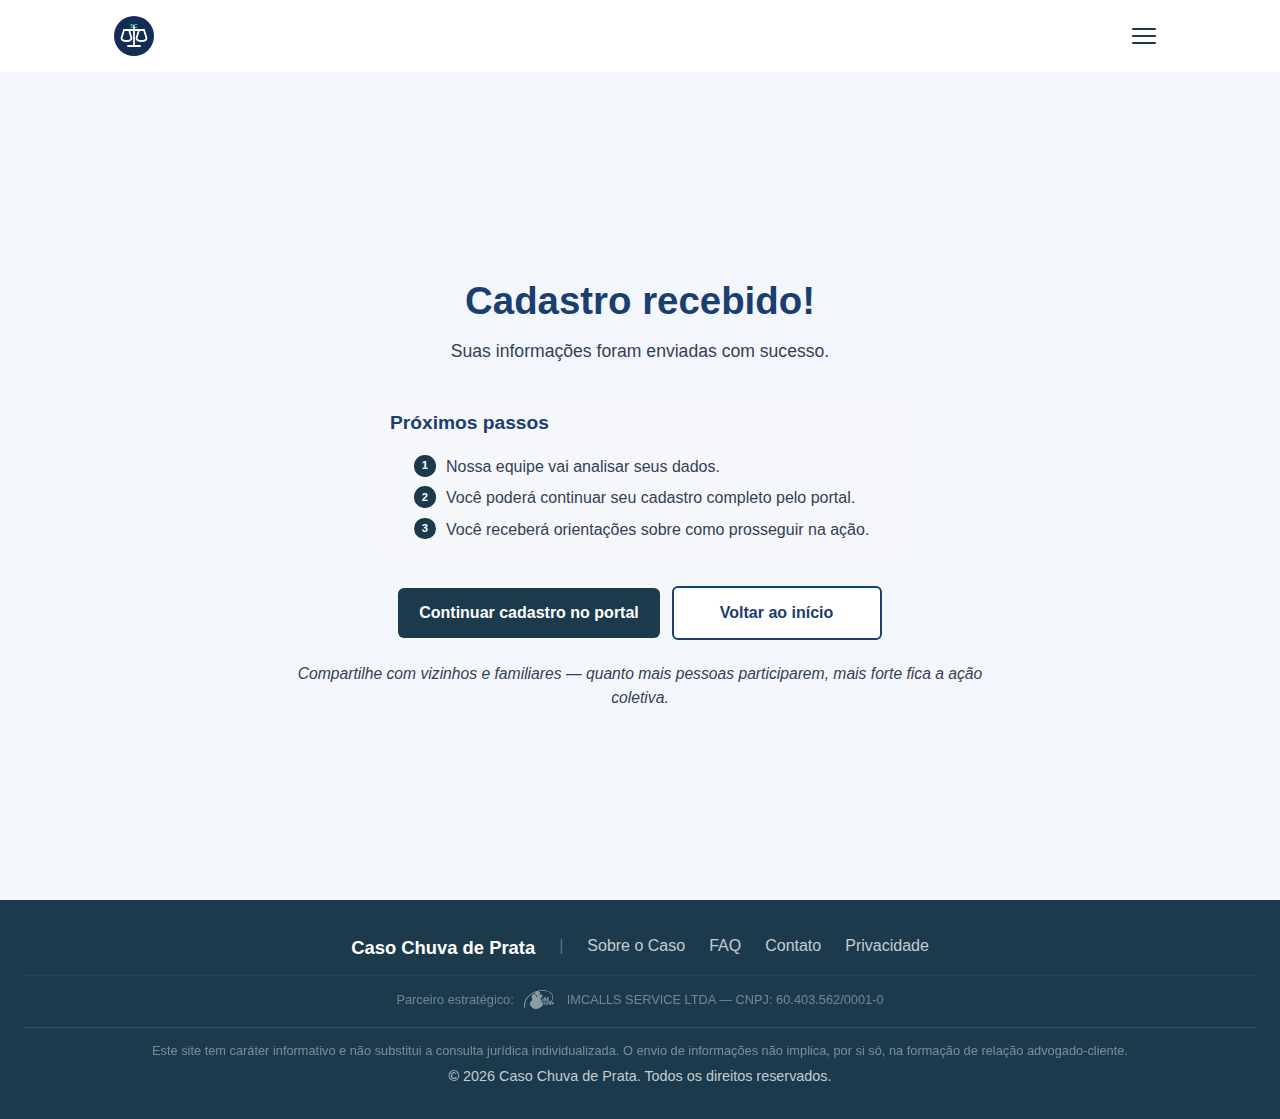
<file: thank-you.html>
<!DOCTYPE html>
<html lang="pt-BR">
<head>
  <meta charset="UTF-8">
  <meta name="viewport" content="width=device-width, initial-scale=1.0">
  <title>Obrigado! — Caso Chuva de Prata</title>
  <meta name="theme-color" content="#1B3A4B">
  <link rel="icon" href="assets/img/logo.svg" type="image/svg+xml">
  <link rel="stylesheet" href="assets/css/styles.css">
  <link rel="stylesheet" href="landing-fixes-v6.css">

<style>
  html,
  body {
    min-height: 100%;
  }

  body {
    margin: 0;
    background: #f3f7fb !important;
    color: #1b263b !important;
    min-height: 100vh;
    display: flex;
    flex-direction: column;
  }

  .header .container {
    min-height: 72px;
    display: grid;
    grid-template-columns: 1fr auto 1fr;
    align-items: center;
    gap: 1rem;
  }

  .header__logo {
    justify-self: start;
    display: inline-flex;
    align-items: center;
  }

  .header__actions {
    justify-self: center;
    display: flex;
    align-items: center;
  }

  .nav {
    justify-self: end;
    display: flex;
    align-items: center;
  }

  .nav__toggle {
    display: inline-flex;
    flex-direction: column;
    justify-content: center;
    align-items: center;
    gap: 5px;
    width: 44px;
    height: 44px;
    padding: 0;
  }

  .thankyou {
    flex: 1;
    background: #f3f7fb !important;
    color: #1b263b !important;
    display: flex;
    align-items: center;
    text-align: center;
    padding: 5rem 1rem 4rem;
  }

  .thankyou .container {
    max-width: 760px;
  }

  .thankyou h1 {
    color: #1b3e71 !important;
    font-size: clamp(2rem, 3vw, 2.75rem);
    line-height: 1.15;
    margin: 0 0 1rem;
  }

  .thankyou__lead {
    color: #334155 !important;
    font-size: 1.1rem;
    margin-bottom: 2rem;
  }

  .thankyou__steps {
    max-width: 540px;
    margin: 0 auto 1.8rem;
    text-align: left;
  }

  .thankyou__steps h2 {
    color: #1b3e71 !important;
    font-size: 1.2rem;
    margin-bottom: 0.75rem;
  }

  .thankyou__steps ol {
    margin: 0;
    padding-left: 1.5rem;
  }

  .thankyou li {
    color: #334155 !important;
    font-size: 1rem;
    line-height: 1.55;
  }

  .thankyou__ctas {
    display: flex;
    justify-content: center;
    align-items: center;
    gap: 0.75rem;
    flex-wrap: wrap;
    margin-bottom: 1.4rem;
  }

  .thankyou__ctas .btn {
    min-width: 210px;
    min-height: 48px;
    padding: 0.85rem 1.3rem;
    font-size: 1rem;
    font-weight: 700;
  }

  .thankyou__ctas .btn--outline {
    color: #1b3e71 !important;
    background: #ffffff !important;
    border: 2px solid #1b3e71 !important;
  }

  .thankyou__ctas .btn--outline:hover,
  .thankyou__ctas .btn--outline:focus-visible {
    color: #ffffff !important;
    background: #1b3e71 !important;
  }

  .thankyou__note {
    color: #334155 !important;
    font-size: 0.98rem;
    margin: 0;
  }

  .footer {
    margin-top: 0;
  }

  @media (max-width: 640px) {
    .header .container {
      min-height: 64px;
      grid-template-columns: auto 1fr auto;
    }

    .header__actions {
      justify-self: center;
    }

    .thankyou {
      padding: 3rem 1rem;
    }

    .thankyou__steps {
      text-align: left;
    }

    .thankyou__ctas {
      flex-direction: column;
    }

    .thankyou__ctas .btn {
      width: 100%;
      max-width: 320px;
    }
  }
</style>

</head>
<body>

  <!-- ============================================
       A) HEADER
       ============================================ -->
  <header class="header" role="banner">
    <div class="container">
      <a href="index.html" class="header__logo" aria-label="Caso Chuva de Prata — Início">
        <img src="assets/img/logo.svg" alt="Caso Chuva de Prata" width="40" height="40">
      </a>

      <!-- <div class="header__actions">
        <a href="https://portal-chuva-de-prata.vercel.app/register" class="header__cta" target="_blank" rel="noopener noreferrer">
          Quero participar
        </a>
      </div> -->

      <div class="nav">


        <button class="nav__toggle" id="nav-toggle" aria-expanded="false" aria-controls="nav-menu" aria-label="Abrir menu de navegação">
        <span></span>
        <span></span>
        <span></span>
      </button>



        <nav aria-label="Navegação principal">
        <ul class="nav__list" id="nav-menu" role="list">
          <li><a class="nav__link" href="index.html#sobre">Sobre o Caso</a></li>
          <li><a class="nav__link" href="index.html#quem-somos">Quem Somos</a></li>
          <li><a class="nav__link" href="index.html#contexto">Informações</a></li>
          <li><a class="nav__link" href="index.html#faq">Perguntas Frequentes</a></li>
          <li><a class="nav__link" href="index.html#contato">Contato</a></li>
          <li><a class="nav__link" href="privacy.html">Privacidade</a></li>
          <li><a class="nav__link nav__link--portal" href="https://portal-chuva-de-prata.vercel.app/register" target="_blank" rel="noopener noreferrer">Acessar Portal</a></li>
        </ul>
      </nav>


      </div>
    </div>
  </header>

  <!-- CONTEÚDO -->
  <main class="thankyou">
    <div class="container">

        <h1>Cadastro recebido!</h1>

        <p class="thankyou__lead">
          Suas informações foram enviadas com sucesso.
        </p>

        <div class="thankyou__steps">
          <h2>Próximos passos</h2>
          <ol>
            <li>Nossa equipe vai analisar seus dados.</li>
            <li>Você poderá continuar seu cadastro completo pelo portal.</li>
            <li>Você receberá orientações sobre como prosseguir na ação.</li>
          </ol>
        </div>

        <div class="thankyou__ctas">
          <a href="https://portal-chuva-de-prata.vercel.app/register" class="btn btn--primary" target="_blank" rel="noopener noreferrer">
            Continuar cadastro no portal
          </a>
          <a href="index.html" class="btn btn--outline">
            Voltar ao início
          </a>
        </div>

        <p class="thankyou__note">
          Compartilhe com vizinhos e familiares — quanto mais pessoas participarem,
          mais forte fica a ação coletiva.
        </p>
    </div>
  </main>

  <!-- ============================================
       G) FOOTER
       ============================================ -->
  <footer class="footer" role="contentinfo">
    <div class="container">
      <span class="footer__brand">Caso Chuva de Prata</span>
      <span class="footer__sep">|</span>
      <a class="footer__link" href="index.html#sobre">Sobre o Caso</a>
      <a class="footer__link" href="index.html#faq">FAQ</a>
      <a class="footer__link" href="index.html#contato">Contato</a>
      <a class="footer__link" href="privacy.html">Privacidade</a>
    </div>
    <div class="footer__partner">
      Parceiro estratégico:
      <img src="logo_IMCalls_Vetorizado_Fundo-Transparente.svg" alt="IMCalls Service" class="footer__partner-logo">
      IMCALLS SERVICE LTDA — CNPJ: 60.403.562/0001-0
    </div>
    <div class="footer__bottom">
      <small class="footer__disclaimer">Este site tem caráter informativo e não substitui a consulta jurídica individualizada. O envio de informações não implica, por si só, na formação de relação advogado-cliente.</small>
      &copy; <span id="current-year">2026</span> Caso Chuva de Prata. Todos os direitos reservados.
    </div>
  </footer>

  <script src="assets/js/main.js"></script>
</body>
</html>
</file>
<file: landing-fixes-v6.css>
/* Ana Luíza Lasta Kodama
   NUSP 14651204
   Correção final: banner no primeiro fold, sem barras laterais no desktop, CTAs mais baixos no espaço livre e grid simétrico em "Quem Somos".
   Carregue este arquivo depois de assets/css/styles.css.
*/

/* =============================
   HERO / BANNER
   ============================= */
.hero,
.hero * {
  box-sizing: border-box !important;
}

.hero::before,
.hero::after,
.hero .elementor-background-overlay,
.elementor-background-overlay {
  display: none !important;
  content: none !important;
  opacity: 0 !important;
  background: transparent !important;
}

.hero {
  position: relative !important;
  display: block !important;
  width: 100% !important;
  height: calc(100svh - 78px) !important;
  max-height: calc(100svh - 78px) !important;
  min-height: 520px !important;
  padding: 0 !important;
  margin: 0 !important;
  overflow: hidden !important;
  background: #edf5ff !important;
  background-image: none !important;
  text-align: center !important;
}

.hero__media {
  position: relative !important;
  display: flex !important;
  align-items: flex-start !important;
  justify-content: center !important;
  width: 100% !important;
  height: 100% !important;
  min-height: 0 !important;
  margin: 0 !important;
  padding: 0 !important;
  line-height: 0 !important;
  z-index: 0 !important;
}

.hero__bg {
  display: block !important;
  position: relative !important;
  inset: auto !important;
  width: 100% !important;
  height: 100% !important;
  max-width: none !important;
  min-height: 0 !important;
  object-fit: contain !important;
  object-position: center center !important;
  opacity: 1 !important;
  filter: none !important;
  mix-blend-mode: normal !important;
  transform: none !important;
  pointer-events: none !important;
  user-select: none !important;
}

/* A imagem tem texto na região esquerda/central.
   Por isso os CTAs ficam na área inferior direita, que é a região mais limpa do banner. */
.hero__content {
  position: absolute !important;
  left: auto !important;
  top: auto !important;
  right: clamp(18px, 6vw, 116px) !important;
  bottom: clamp(8px, 1.8vh, 18px) !important;
  transform: none !important;
  z-index: 2 !important;
  width: min(32vw, 360px) !important;
  max-width: calc(100% - 32px) !important;
  margin: 0 !important;
  padding: 0 !important;
  background: transparent !important;
  text-align: center !important;

  display: flex !important;
  flex-direction: column !important;
  align-items: stretch !important;
  justify-content: center !important;
}

.hero__ctas {
  display: grid !important;
  grid-template-columns: 1fr !important;
  justify-content: center !important;
  align-items: center !important;
  gap: 12px !important;
  width: 100% !important;
  margin: 0 !important;
  padding: 0 !important;
}

.hero__ctas .btn {
  display: inline-flex !important;
  align-items: center !important;
  justify-content: center !important;
  width: 100% !important;
  min-width: 0 !important;
  min-height: 52px !important;
  margin: 0 !important;
  padding: 14px 18px !important;
  border-radius: 8px !important;
  font-size: clamp(0.86rem, 0.95vw, 1rem) !important;
  line-height: 1.1 !important;
  text-align: center !important;
  white-space: nowrap !important;
  text-shadow: none !important;
  box-shadow: 0 6px 18px rgba(10, 30, 60, 0.20) !important;
}

.hero .btn--outline {
  background: rgba(27, 62, 113, 0.92) !important;
  color: #ffffff !important;
  border: 2px solid rgba(255, 255, 255, 0.82) !important;
}

.hero .btn--outline:hover,
.hero .btn--outline:focus-visible {
  background: #12345f !important;
  color: #ffffff !important;
  border-color: #ffffff !important;
}

.hero__micro-trust {
  display: inline-flex !important;
  align-items: center !important;
  justify-content: center !important;
  gap: 8px !important;
  align-self: center !important;
  width: auto !important;
  margin: 10px 0 0 0 !important;
  padding: 6px 12px !important;
  color: #12345f !important;
  background: rgba(255, 255, 255, 0.96) !important;
  border-radius: 999px !important;
  font-size: 0.82rem !important;
  font-weight: 700 !important;
  line-height: 1.1 !important;
  text-shadow: none !important;
  box-shadow: 0 4px 14px rgba(10, 30, 60, 0.14) !important;
  white-space: nowrap !important;
}

.hero__micro-trust svg {
  color: #0f9d58 !important;
  flex-shrink: 0 !important;
}


/* Desktop: preenche toda a largura da viewport, eliminando as faixas laterais.
   Como a imagem nova já tem margem visual extra, o corte vertical é mínimo e controlado. */
@media (min-width: 901px) {
  .hero__bg {
    width: 100% !important;
    height: 100% !important;
    object-fit: cover !important;
    object-position: center center !important;
  }
}

/* Mobile/tablet: mantém a imagem inteira para preservar leitura e enquadramento. */
@media (max-width: 900px) {
  .hero__bg {
    object-fit: contain !important;
    object-position: center center !important;
  }
}

/* Desktop largo: preenche sem barras laterais e deixa os CTAs no vazio inferior direito. */
@media (min-width: 1201px) {
  .hero__content {
    right: clamp(76px, 8vw, 160px) !important;
    bottom: clamp(8px, 1.8vh, 18px) !important;
    width: min(25vw, 320px) !important;
  }
}

/* Desktop/notebook menor: reduz os botões para não invadir o texto do banner. */
@media (min-width: 901px) and (max-width: 1200px) {
  .hero__content {
    right: clamp(28px, 5vw, 72px) !important;
    bottom: clamp(8px, 1.6vh, 16px) !important;
    width: min(28vw, 290px) !important;
  }

  .hero__ctas .btn {
    min-height: 46px !important;
    padding: 12px 14px !important;
    font-size: 0.86rem !important;
  }

  .hero__micro-trust {
    font-size: 0.76rem !important;
  }
}

/* Tablet e mobile: botões lado a lado, menores e na parte inferior da imagem. */
@media (max-width: 900px) {
  .hero__content {
    right: 50% !important;
    bottom: clamp(4px, 1.8vw, 10px) !important;
    transform: translateX(50%) !important;
    width: min(78vw, 430px) !important;
    max-width: calc(100% - 24px) !important;
    align-items: center !important;
  }

  .hero__ctas {
    grid-template-columns: 1fr 1fr !important;
    gap: 8px !important;
  }

  .hero__ctas .btn {
    min-height: 38px !important;
    padding: 8px 8px !important;
    border-radius: 7px !important;
    font-size: clamp(0.68rem, 2.2vw, 0.86rem) !important;
    line-height: 1.05 !important;
    box-shadow: 0 4px 10px rgba(10, 30, 60, 0.22) !important;
  }

  .hero__micro-trust {
    margin-top: 6px !important;
    padding: 4px 8px !important;
    font-size: clamp(0.58rem, 1.9vw, 0.74rem) !important;
  }

  .hero__micro-trust svg {
    width: 13px !important;
    height: 13px !important;
  }
}

/* Celulares estreitos: compacta ainda mais para evitar sobreposição. */
@media (max-width: 420px) {
  .hero__content {
    bottom: 4px !important;
    width: min(86vw, 340px) !important;
  }

  .hero__ctas {
    gap: 5px !important;
  }

  .hero__ctas .btn {
    min-height: 29px !important;
    padding: 5px 4px !important;
    border-radius: 6px !important;
    font-size: 0.58rem !important;
  }

  .hero__micro-trust {
    margin-top: 4px !important;
    padding: 3px 7px !important;
    font-size: 0.55rem !important;
  }

  .hero__micro-trust svg {
    width: 11px !important;
    height: 11px !important;
  }
}


/* Notebooks com pouca altura: garante que os CTAs apareçam no primeiro fold. */
@media (min-width: 901px) and (max-height: 760px) {
  .hero {
    min-height: 440px !important;
  }

  .hero__content {
    bottom: 8px !important;
    width: min(24vw, 280px) !important;
  }

  .hero__ctas {
    gap: 8px !important;
  }

  .hero__ctas .btn {
    min-height: 40px !important;
    padding: 10px 12px !important;
    font-size: 0.78rem !important;
  }

  .hero__micro-trust {
    margin-top: 6px !important;
    padding: 4px 9px !important;
    font-size: 0.68rem !important;
  }
}

@media (max-width: 900px) {
  .hero {
    height: auto !important;
    max-height: none !important;
    min-height: 0 !important;
  }

  .hero__media {
    display: block !important;
    height: auto !important;
  }

  .hero__bg {
    width: 100% !important;
    height: auto !important;
  }
}
/* =============================
   QUEM SOMOS - GRID SIMÉTRICO
   ============================= */
.whoweare__grid {
  display: grid !important;
  grid-template-columns: repeat(6, minmax(0, 1fr)) !important;
  gap: 24px !important;
  max-width: 980px !important;
  margin: 0 auto !important;
  align-items: stretch !important;
}

.whoweare__item {
  grid-column: span 2 !important;
  width: 100% !important;
  min-height: 260px !important;
  height: 100% !important;
  display: flex !important;
  flex-direction: column !important;
  align-items: center !important;
  justify-content: center !important;
  text-align: center !important;
  padding: 32px 28px !important;
}

.whoweare__item:nth-child(4) {
  grid-column: 2 / span 2 !important;
}

.whoweare__item:nth-child(5) {
  grid-column: 4 / span 2 !important;
}

@media (max-width: 900px) {
  .whoweare__grid {
    grid-template-columns: repeat(2, minmax(0, 1fr)) !important;
    max-width: 720px !important;
  }

  .whoweare__item,
  .whoweare__item:nth-child(4),
  .whoweare__item:nth-child(5) {
    grid-column: auto !important;
  }

  .whoweare__item:last-child {
    grid-column: 1 / -1 !important;
    max-width: 348px !important;
    margin-inline: auto !important;
  }
}

@media (max-width: 600px) {
  .whoweare__grid {
    grid-template-columns: 1fr !important;
    max-width: 360px !important;
    gap: 18px !important;
  }

  .whoweare__item,
  .whoweare__item:last-child {
    grid-column: auto !important;
    max-width: none !important;
    min-height: auto !important;
  }
}

/* =============================
   MENU HAMBURGER SEM CORTE
   ============================= */
.header {
  position: sticky !important;
  top: 0 !important;
  z-index: 1000 !important;
}

.header .container {
  position: relative !important;
}

.nav,
.nav__toggle {
  position: relative !important;
  z-index: 1003 !important;
}

.nav__list {
  box-sizing: border-box !important;
  list-style: none !important;
  gap: 0 !important;
  padding: 0.75rem !important;
  margin: 0 !important;
  z-index: 1002 !important;
}

.nav__list li {
  margin: 0 !important;
  padding: 0 !important;
  width: 100% !important;
}

.nav__list .nav__link {
  display: flex !important;
  align-items: center !important;
  width: 100% !important;
  min-height: 48px !important;
  padding: 0 1rem !important;
  border-radius: 10px !important;
  box-sizing: border-box !important;
  white-space: normal !important;
  overflow-wrap: anywhere !important;
  text-decoration: none !important;
}

.nav__list .nav__link:hover,
.nav__list .nav__link:focus-visible {
  background: rgba(27, 62, 113, 0.10) !important;
  color: #1b3e71 !important;
}

.nav__list .nav__link--portal {
  margin-top: 0.5rem !important;
  min-height: 52px !important;
  justify-content: center !important;
  border: 2px solid #1b3e71 !important;
  border-radius: 14px !important;
  background: #f3f7fb !important;
  color: #1b3e71 !important;
  font-weight: 800 !important;
}

.nav__list .nav__link--portal:hover,
.nav__list .nav__link--portal:focus-visible {
  background: #1b3e71 !important;
  color: #ffffff !important;
}

.nav__list:not(.active):not(.is-active):not(.nav__list--open) {
  opacity: 0 !important;
  visibility: hidden !important;
  pointer-events: none !important;
  transform: translateY(-8px) !important;
}

.nav__list.active,
.nav__list.is-active,
.nav__list.nav__list--open {
  opacity: 1 !important;
  visibility: visible !important;
  pointer-events: auto !important;
  transform: translateY(0) !important;
}

@media (min-width: 901px) {
  .nav__list {
    position: absolute !important;
    top: calc(100% + 10px) !important;
    right: 0 !important;
    width: min(320px, calc(100vw - 32px)) !important;
    max-height: calc(100svh - 88px) !important;
    overflow-y: auto !important;
    background: #ffffff !important;
    border: 1px solid rgba(27, 62, 113, 0.14) !important;
    border-radius: 16px !important;
    box-shadow: 0 18px 40px rgba(10, 30, 60, 0.18) !important;
  }
}

@media (max-width: 900px) {
  .nav__list {
    position: fixed !important;
    top: 72px !important;
    left: 16px !important;
    right: 16px !important;
    width: auto !important;
    max-width: none !important;
    max-height: calc(100svh - 88px) !important;
    overflow-y: auto !important;
    background: #ffffff !important;
    border: 1px solid rgba(27, 62, 113, 0.14) !important;
    border-radius: 16px !important;
    box-shadow: 0 18px 40px rgba(10, 30, 60, 0.22) !important;
  }
}

@media (max-width: 480px) {
  .header__cta {
    max-width: 190px !important;
    padding-inline: 16px !important;
    white-space: nowrap !important;
  }

  .nav__list {
    top: 64px !important;
    left: 12px !important;
    right: 12px !important;
    max-height: calc(100svh - 76px) !important;
  }
}

/* =============================
   AJUSTE V8 - DESKTOP: CTAs NA ÁREA OCIOSA INFERIOR DO BANNER
   ============================= */
@media (min-width: 901px) {
  .hero__content {
    left: 50% !important;
    right: auto !important;
    top: auto !important;
    bottom: clamp(12px, 2.4vh, 28px) !important;
    transform: translateX(-50%) !important;
    width: min(52vw, 700px) !important;
    max-width: calc(100% - 64px) !important;
    align-items: center !important;
  }

  .hero__ctas {
    display: grid !important;
    grid-template-columns: repeat(2, minmax(0, 1fr)) !important;
    gap: 16px !important;
    width: min(100%, 520px) !important;
  }

  .hero__ctas .btn {
    width: 100% !important;
    min-height: 54px !important;
    padding: 14px 22px !important;
    font-size: 0.96rem !important;
    border-radius: 9px !important;
  }

  .hero__micro-trust {
    margin-top: 12px !important;
    font-size: 0.84rem !important;
    padding: 7px 14px !important;
  }
}

@media (min-width: 901px) and (max-width: 1200px) {
  .hero__content {
    bottom: clamp(10px, 2vh, 22px) !important;
    width: min(58vw, 580px) !important;
  }

  .hero__ctas {
    width: min(100%, 470px) !important;
    gap: 12px !important;
  }

  .hero__ctas .btn {
    min-height: 46px !important;
    padding: 11px 16px !important;
    font-size: 0.86rem !important;
  }

  .hero__micro-trust {
    font-size: 0.74rem !important;
    padding: 5px 11px !important;
  }
}

/* =============================
   AJUSTE V12 - GAP PADRÃO NO MENU HAMBURGER
   ============================= */
:root {
  --nav-menu-gap: 10px;
}

@media (min-width: 901px) {
  .nav__list {
    top: calc(100% + var(--nav-menu-gap)) !important;
  }
}

@media (max-width: 900px) {
  .nav__list {
    top: calc(72px + var(--nav-menu-gap)) !important;
    max-height: calc(100svh - 72px - var(--nav-menu-gap) - 16px) !important;
  }
}

@media (max-width: 480px) {
  .nav__list {
    top: calc(64px + var(--nav-menu-gap)) !important;
    max-height: calc(100svh - 64px - var(--nav-menu-gap) - 12px) !important;
  }
}

/* =============================
   AJUSTE V13 - MOBILE: CTAs com texto maior e badge menor
   ============================= */
@media (max-width: 900px) {
  .hero__content {
    bottom: clamp(3px, 1vw, 7px) !important;
    width: min(86vw, 500px) !important;
  }

  .hero__ctas {
    width: 100% !important;
    gap: 8px !important;
  }

  .hero__ctas .btn {
    min-height: 34px !important;
    padding: 6px 8px !important;
    border-radius: 8px !important;
    font-size: clamp(0.86rem, 3.2vw, 1rem) !important;
    font-weight: 800 !important;
    line-height: 1 !important;
  }

  .hero__micro-trust {
    margin-top: 4px !important;
    padding: 2px 8px !important;
    gap: 5px !important;
    font-size: clamp(0.56rem, 1.9vw, 0.68rem) !important;
    font-weight: 700 !important;
    line-height: 1 !important;
    box-shadow: 0 3px 8px rgba(10, 30, 60, 0.10) !important;
  }

  .hero__micro-trust svg {
    width: 10px !important;
    height: 10px !important;
  }
}

@media (max-width: 480px) {
  .hero__content {
    width: min(88vw, 420px) !important;
    bottom: 3px !important;
  }

  .hero__ctas {
    gap: 6px !important;
  }

  .hero__ctas .btn {
    min-height: 32px !important;
    padding: 5px 5px !important;
    border-radius: 7px !important;
    font-size: clamp(0.78rem, 3.5vw, 0.92rem) !important;
  }

  .hero__micro-trust {
    margin-top: 3px !important;
    padding: 2px 7px !important;
    font-size: clamp(0.5rem, 2vw, 0.6rem) !important;
  }

  .hero__micro-trust svg {
    width: 9px !important;
    height: 9px !important;
  }
}
</file>
<file: assets/css/styles.css>
/* ============================================
   CSS — Justiça para Santa Cruz
   Landing page estática · GitHub Pages
   ============================================ */

/* ---------- Reset & Base ---------- */
*,
*::before,
*::after {
  margin: 0;
  padding: 0;
  box-sizing: border-box;
}

:root {
  /* Paleta principal */
  --color-primary: #1B3A4B;       /* azul escuro institucional */
  --color-primary-dark: #122936;
  --color-accent: #25D366;        /* verde WhatsApp */
  --color-accent-hover: #1EBE57;
  --color-instagram: #E1306C;
  --color-instagram-hover: #C1255A;
  --color-text: #2D2D2D;
  --color-text-light: #555555;
  --color-bg: #FFFFFF;
  --color-bg-alt: #F5F7FA;
  --color-bg-dark: #1B3A4B;
  --color-border: #E0E4E8;
  --color-white: #FFFFFF;

  /* Tipografia */
  --font-heading: 'Segoe UI', 'Helvetica Neue', Arial, sans-serif;
  --font-body: 'Segoe UI', 'Helvetica Neue', Arial, sans-serif;

  /* Espaçamento */
  --section-padding: 5rem 1.5rem;
  --container-max: 1100px;
  --header-height: 72px;
  --radius: 6px;
  --transition: 0.25s ease;
}

html {
  scroll-behavior: smooth;
  -webkit-text-size-adjust: 100%;
}

body {
  font-family: var(--font-body);
  font-size: 1rem;
  line-height: 1.7;
  color: var(--color-text);
  background-color: var(--color-bg);
  -webkit-font-smoothing: antialiased;
}

img {
  max-width: 100%;
  height: auto;
  display: block;
}

a {
  color: var(--color-primary);
  text-decoration: none;
  transition: color var(--transition);
}

a:hover,
a:focus-visible {
  color: var(--color-primary-dark);
}

ul, ol {
  list-style: none;
}

/* ---------- Utilitários ---------- */
.container {
  width: 100%;
  max-width: var(--container-max);
  margin: 0 auto;
  padding: 0 1.5rem;
}

.sr-only {
  position: absolute;
  width: 1px;
  height: 1px;
  padding: 0;
  margin: -1px;
  overflow: hidden;
  clip: rect(0, 0, 0, 0);
  border: 0;
}

/* ---------- Botões ---------- */
.btn {
  display: inline-flex;
  align-items: center;
  justify-content: center;
  gap: 0.5rem;
  padding: 0.85rem 2rem;
  font-family: var(--font-body);
  font-size: 1rem;
  font-weight: 600;
  border: none;
  border-radius: var(--radius);
  cursor: pointer;
  text-align: center;
  transition: background-color var(--transition), transform var(--transition), box-shadow var(--transition);
  line-height: 1.4;
}

.btn:focus-visible {
  outline: 3px solid var(--color-primary);
  outline-offset: 3px;
}

.btn--whatsapp {
  background-color: var(--color-accent);
  color: var(--color-white);
}

.btn--whatsapp:hover {
  background-color: var(--color-accent-hover);
  color: var(--color-white);
  transform: translateY(-2px);
  box-shadow: 0 4px 14px rgba(37, 211, 102, 0.35);
}

.btn--instagram {
  background-color: var(--color-instagram);
  color: var(--color-white);
}

.btn--instagram:hover {
  background-color: var(--color-instagram-hover);
  color: var(--color-white);
  transform: translateY(-2px);
  box-shadow: 0 4px 14px rgba(225, 48, 108, 0.3);
}

.btn--outline {
  background-color: transparent;
  color: var(--color-white);
  border: 2px solid var(--color-white);
}

.btn--outline:hover {
  background-color: var(--color-white);
  color: var(--color-primary);
}

.btn--primary {
  background-color: var(--color-primary);
  color: var(--color-white);
}

.btn--primary:hover {
  background-color: var(--color-primary-dark);
  color: var(--color-white);
  transform: translateY(-2px);
  box-shadow: 0 4px 14px rgba(27, 58, 75, 0.35);
}

/* ---------- SVG inline icons ---------- */
.icon {
  width: 1.25em;
  height: 1.25em;
  vertical-align: middle;
  fill: currentColor;
  flex-shrink: 0;
}

/* ============================================
   HEADER
   ============================================ */
.header {
  position: fixed;
  top: 0;
  left: 0;
  width: 100%;
  height: var(--header-height);
  background-color: var(--color-white);
  z-index: 1000;
  transition: box-shadow var(--transition);
}

.header--scrolled {
  box-shadow: 0 2px 12px rgba(0, 0, 0, 0.08);
}

.header .container {
  display: grid;
  grid-template-columns: auto 1fr auto;
  align-items: center;
  height: 100%;
  gap: 1rem;
  padding-top: 0;
  padding-bottom: 0;

  position: relative;
}

.header__logo {
  display: flex;
  align-items: center;
  align-self: center;
  line-height: 0;
  height: 100%;
}

.header__logo img {
  width: 40px;
  height: 40px;
  border-radius: 8px;
}

.header__logo:hover {
  opacity: 0.85;
}

/* Navegação — dropdown menu (always hamburger) */
.nav__list {
  position: absolute;
  top: 100%;
  right: 0;
  width: 280px;
  max-height: 0;
  overflow: hidden;
  background-color: var(--color-white);
  flex-direction: column;
  gap: 0;
  padding: 0;
  transition: max-height 0.35s ease, box-shadow 0.35s ease;
  box-shadow: none;
  border-radius: 0 0 0 var(--radius);
  z-index: 1000;
}

.nav__list--open {
  max-height: 400px;
  padding: 0.75rem 0;
  box-shadow: 0 8px 24px rgba(0, 0, 0, 0.12);
}

.nav__link {
  display: block;
  font-size: 0.95rem;
  font-weight: 500;
  color: var(--color-text);
  padding: 0.7rem 1.5rem;
  position: relative;
  transition: background-color var(--transition), color var(--transition);
}

.nav__link:hover {
  background-color: var(--color-bg-alt);
  color: var(--color-primary);
}

/* Header CTA — centered */
.header__cta {
  display: inline-flex;
  align-items: center;
  align-self: center;
  justify-content: center;
  justify-self: center;
  padding: 0.6rem 1.5rem;
  font-family: var(--font-body);
  font-size: 0.875rem;
  font-weight: 700;
  color: var(--color-white);
  background: var(--color-primary);
  border-radius: 999px;
  white-space: nowrap;
  transition: background-color var(--transition), transform var(--transition), box-shadow var(--transition);
  letter-spacing: 0.01em;
  line-height: 1;
  height: auto;
}

.header__cta:hover {
  background: var(--color-primary-dark);
  color: var(--color-white);
  transform: translateY(-1px);
  box-shadow: 0 4px 12px rgba(27, 58, 75, 0.3);
}

/* Hamburger — always visible, right-aligned */
.nav__toggle {
  display: flex;
  justify-self: end;
  align-self: center;
  background: none;
  border: none;
  cursor: pointer;
  padding: 0.5rem;
  flex-direction: column;
  gap: 5px;
  height: auto;
}

.nav__toggle span {
  display: block;
  width: 24px;
  height: 2px;
  background-color: var(--color-primary);
  border-radius: 2px;
  transition: transform var(--transition), opacity var(--transition);
}

.nav__toggle--active span:nth-child(1) {
  transform: translateY(7px) rotate(45deg);
}

.nav__toggle--active span:nth-child(2) {
  opacity: 0;
}

.nav__toggle--active span:nth-child(3) {
  transform: translateY(-7px) rotate(-45deg);
}

/* ============================================
   HERO
   ============================================ */
.hero {
  position: relative;
  min-height: 100vh;
  min-height: 100dvh;
  display: flex;
  align-items: center;
  justify-content: center;
  text-align: center;
  padding: calc(var(--header-height) + 2rem) 1.5rem 2.5rem;
  background: url('../img/ternium_image.png') center/cover no-repeat;
  color: var(--color-white);
  overflow: visible;
}

.hero::before {
  content: '';
  position: absolute;
  inset: 0;
  background: rgba(27, 58, 75, 0.78);
}

.hero__content {
  position: relative;
  max-width: 960px;
  z-index: 1;
}

.hero__badge {
  display: inline-block;
  background: rgba(255, 255, 255, 0.12);
  padding: 0.6rem 1.8rem;
  border-radius: 999px;
  font-size: 1.1rem;
  font-weight: 600;
  letter-spacing: 0.06em;
  text-transform: uppercase;
  margin-bottom: 2.25rem;
  border: 1px solid rgba(255, 255, 255, 0.2);
}

.hero__title {
  font-family: var(--font-heading);
  font-size: clamp(2.6rem, 7vw, 5rem);
  font-weight: 700;
  line-height: 1.08;
  margin-bottom: 1.25rem;
}

.hero__subtitle {
  font-size: clamp(1.15rem, 2.8vw, 1.5rem);
  line-height: 1.55;
  opacity: 0.95;
  margin-bottom: 1.5rem;
  max-width: 700px;
  margin-inline: auto;
}

.hero__benefit-list {
  display: flex;
  flex-wrap: wrap;
  justify-content: center;
  gap: 0.5rem 1.25rem;
  margin-bottom: 1.75rem;
}

.hero__benefit-item {
  display: inline-flex;
  align-items: center;
  gap: 0.4rem;
  font-size: clamp(0.88rem, 2vw, 1rem);
  font-weight: 600;
  color: var(--color-white);
  white-space: nowrap;
}

.hero__benefit-item svg {
  flex-shrink: 0;
}

.hero__ctas {
  display: flex;
  flex-wrap: wrap;
  gap: 1rem;
  justify-content: center;
}

/* ============================================
   SEÇÕES GENÉRICAS
   ============================================ */
.section {
  padding: var(--section-padding);
}

.section--alt {
  background-color: var(--color-bg-alt);
}

.section__header {
  text-align: center;
  margin-bottom: 3rem;
}

.section__title {
  font-family: var(--font-heading);
  font-size: clamp(1.6rem, 4vw, 2.25rem);
  font-weight: 700;
  color: var(--color-primary);
  margin-bottom: 0.75rem;
  line-height: 1.25;
}

.section__lead {
  font-size: 1.1rem;
  color: var(--color-text-light);
  max-width: 700px;
  margin-inline: auto;
}

/* ============================================
   SOBRE O CASO
   ============================================ */
.about__grid {
  display: grid;
  grid-template-columns: 1fr;
  gap: 2.5rem;
}

.about__text p {
  margin-bottom: 1rem;
  color: var(--color-text);
  text-align: center;
}

.about__text p:last-child {
  margin-bottom: 0;
}

.about__highlight {
  background-color: var(--color-bg-alt);
  border-top: 4px solid var(--color-primary);
  padding: 1.5rem 2rem;
  border-radius: var(--radius);
  font-size: 1.05rem;
  color: var(--color-primary-dark);
  font-weight: 500;
  text-align: center;
  max-width: 700px;
  margin-inline: auto;
}

/* ============================================
   CONTEXTO JURÍDICO — CARDS
   ============================================ */
.context__grid {
  display: grid;
  grid-template-columns: repeat(auto-fit, minmax(280px, 1fr));
  gap: 1.75rem;
}

.card {
  background-color: var(--color-white);
  border: 1px solid var(--color-border);
  border-radius: var(--radius);
  padding: 2rem;
  text-align: center;
  transition: box-shadow var(--transition), transform var(--transition);
}

.card:hover {
  box-shadow: 0 6px 24px rgba(0, 0, 0, 0.06);
  transform: translateY(-3px);
}

.card__icon {
  margin-bottom: 1rem;
  color: var(--color-primary);
  display: flex;
  justify-content: center;
}

.card__icon svg {
  width: 48px;
  height: 48px;
}

.card__title {
  font-family: var(--font-heading);
  font-size: 1.15rem;
  font-weight: 700;
  color: var(--color-primary);
  margin-bottom: 0.5rem;
}

.card__text {
  font-size: 0.95rem;
  color: var(--color-text-light);
  line-height: 1.65;
}

/* ---------- Lista de elegibilidade ---------- */
.eligibility__list {
  max-width: 750px;
  margin: 2rem auto 0;
  text-align: center;
}

.eligibility__list li {
  position: relative;
  padding-left: 0;
  margin-bottom: 0.85rem;
  line-height: 1.6;
}

.eligibility__list li::before {
  content: '✓ ';
  color: var(--color-accent);
  font-weight: 700;
  position: static;
}

/* ============================================
   CTA INTERMEDIÁRIO
   ============================================ */
.cta-banner {
  background: linear-gradient(135deg, var(--color-primary) 0%, #264E63 100%);
  color: var(--color-white);
  padding: 3.5rem 1.5rem;
  text-align: center;
}

.cta-banner__title {
  font-family: var(--font-heading);
  font-size: clamp(1.4rem, 3.5vw, 2rem);
  margin-bottom: 0.75rem;
}

.cta-banner__text {
  font-size: 1.05rem;
  opacity: 0.9;
  margin-bottom: 2rem;
  max-width: 600px;
  margin-inline: auto;
}

.cta-banner .btn {
  font-size: 1.1rem;
  padding: 1rem 2.5rem;
}

/* ============================================
   FAQ — ACCORDION
   ============================================ */
.faq__list {
  max-width: 800px;
  margin: 0 auto;
}

.faq__item {
  border-bottom: 1px solid var(--color-border);
}

.faq__item summary {
  display: flex;
  align-items: center;
  justify-content: space-between;
  cursor: pointer;
  padding: 1.25rem 0;
  font-size: 1.05rem;
  font-weight: 600;
  color: var(--color-primary-dark);
  list-style: none;
  user-select: none;
  gap: 1rem;
}

.faq__item summary::-webkit-details-marker {
  display: none;
}

.faq__item summary::after {
  content: '+';
  font-size: 1.5rem;
  font-weight: 300;
  color: var(--color-primary);
  transition: transform var(--transition);
  flex-shrink: 0;
}

.faq__item[open] summary::after {
  content: '−';
}

.faq__answer {
  padding: 0 0 1.5rem;
  color: var(--color-text-light);
  line-height: 1.7;
  font-size: 0.98rem;
  text-align: center;
}

/* ============================================
   CONTATO
   ============================================ */
.contact__wrapper {
  max-width: 650px;
  margin: 0 auto;
  text-align: center;
}

.contact__text {
  font-size: 1.05rem;
  margin-bottom: 2rem;
  color: var(--color-text-light);
  line-height: 1.7;
}

.contact__channels {
  display: flex;
  flex-wrap: wrap;
  gap: 1rem;
  justify-content: center;
  margin-bottom: 1.5rem;
}

.contact__email {
  font-size: 0.95rem;
  color: var(--color-text-light);
}

.contact__email a {
  font-weight: 600;
}

/* ============================================
   FOOTER
   ============================================ */
.footer {
  background-color: var(--color-bg-dark);
  color: rgba(255, 255, 255, 0.75);
  padding: 2rem 1.5rem;
  font-size: 1rem;
}

.footer .container {
  display: flex;
  flex-wrap: wrap;
  align-items: center;
  justify-content: center;
  gap: 0.5rem 1.5rem;
  text-align: center;
}

.footer__brand {
  font-family: var(--font-heading);
  font-size: 1.15rem;
  font-weight: 700;
  color: var(--color-white);
}

.footer__sep {
  color: rgba(255, 255, 255, 0.3);
}

.footer__link {
  color: rgba(255, 255, 255, 0.75);
  font-size: 1rem;
  transition: color var(--transition);
}

.footer__link:hover {
  color: var(--color-white);
}

.footer__social {
  display: inline-flex;
  gap: 0.75rem;
  align-items: center;
}

.footer__social a {
  display: inline-flex;
  align-items: center;
  justify-content: center;
  width: 36px;
  height: 36px;
  border-radius: 50%;
  background-color: rgba(255, 255, 255, 0.1);
  color: var(--color-white);
  transition: background-color var(--transition);
}

.footer__social a:hover {
  background-color: rgba(255, 255, 255, 0.2);
}

.footer__bottom {
  border-top: 1px solid rgba(255, 255, 255, 0.1);
  padding-top: 0.85rem;
  margin-top: 0.85rem;
  text-align: center;
  font-size: 0.9rem;
  line-height: 1.5;
}

.footer__disclaimer {
  display: block;
  margin-bottom: 0.35rem;
  opacity: 0.55;
  font-size: 0.8rem;
  line-height: 1.4;
}

.footer__partner {
  display: flex;
  flex-wrap: wrap;
  align-items: center;
  justify-content: center;
  gap: 0.4rem 0.6rem;
  border-top: 1px solid rgba(255, 255, 255, 0.1);
  padding-top: 0.6rem;
  margin-top: 0.75rem;
  font-size: 0.8rem;
  opacity: 0.5;
}

.footer__partner-logo {
  display: inline-block;
  height: 28px;
  width: auto;
  filter: brightness(0) invert(1);
}

/* ============================================
   BOTÃO FLUTUANTE WHATSAPP
   ============================================ */
.fab-whatsapp {
  position: fixed;
  bottom: 1.5rem;
  right: 1.5rem;
  width: 60px;
  height: 60px;
  border-radius: 50%;
  background-color: var(--color-accent);
  color: var(--color-white);
  display: flex;
  align-items: center;
  justify-content: center;
  box-shadow: 0 4px 16px rgba(37, 211, 102, 0.4);
  opacity: 0;
  visibility: hidden;
  transform: scale(0.8);
  transition: opacity var(--transition), visibility var(--transition), transform var(--transition), background-color var(--transition);
  z-index: 999;
}

.fab-whatsapp::before {
  content: '';
  position: absolute;
  inset: -4px;
  border-radius: 50%;
  background: rgba(37, 211, 102, 0.35);
  animation: fabGlow 2s ease-in-out infinite;
  z-index: -1;
}

@keyframes fabGlow {
  0%, 100% { transform: scale(1); opacity: 0.6; }
  50% { transform: scale(1.25); opacity: 0; }
}

.fab-whatsapp:hover {
  background-color: var(--color-accent-hover);
  color: var(--color-white);
  transform: scale(1.08);
}

.fab--visible {
  opacity: 1;
  visibility: visible;
  transform: scale(1);
}

.fab-whatsapp .icon {
  width: 30px;
  height: 30px;
}

/* ============================================
   PÁGINAS INTERNAS (privacy / thank-you)
   ============================================ */
.page-content {
  padding: calc(var(--header-height) + 3rem) 1.5rem 4rem;
  min-height: 80vh;
}

.page-content h1 {
  font-family: var(--font-heading);
  font-size: clamp(1.6rem, 4vw, 2.25rem);
  color: var(--color-primary);
  margin-bottom: 1.5rem;
}

.page-content h2 {
  font-family: var(--font-heading);
  font-size: 1.3rem;
  color: var(--color-primary);
  margin: 2rem 0 0.75rem;
}

.page-content p,
.page-content li {
  color: var(--color-text);
  line-height: 1.7;
  margin-bottom: 0.75rem;
}

.page-content ul {
  list-style: disc;
  padding-left: 1.5rem;
}

.page-content a {
  text-decoration: underline;
}

/* ============================================
   THANK-YOU
   ============================================ */
.thankyou {
  display: flex;
  align-items: center;
  justify-content: center;
  min-height: calc(100vh - var(--header-height));
  min-height: calc(100dvh - var(--header-height));
  padding: 1.5rem 1.5rem;
  padding-top: calc(var(--header-height) + 1.5rem);
  background: var(--color-bg-alt);
}

.thankyou .container {
  max-width: 720px;
  width: 100%;
  text-align: center;
}

.thankyou__icon {
  display: none;
}

.thankyou__icon svg {
  width: 64px;
  height: 64px;
}

.thankyou h1 {
  font-family: var(--font-heading);
  font-size: 1.75rem;
  color: var(--color-primary);
  margin: 0 0 0.35rem;
  white-space: nowrap;
}

.thankyou__lead {
  font-size: 1rem;
  color: var(--color-text-light);
  margin: 0 0 0.75rem;
  line-height: 1.4;
}

.thankyou__steps {
  text-align: left;
  background: var(--color-bg-alt);
  border-radius: var(--radius);
  padding: 0.75rem 1.25rem;
  margin-bottom: 0.75rem;
}

.thankyou__steps h2 {
  font-family: var(--font-heading);
  font-size: 1rem;
  color: var(--color-primary);
  margin: 0 0 0.35rem;
}

.thankyou__steps ol {
  list-style: none;
  counter-reset: steps;
  padding: 0;
  margin: 0;
}

.thankyou__steps li {
  counter-increment: steps;
  padding: 0.2rem 0;
  padding-left: 2rem;
  position: relative;
  font-size: 0.88rem;
  line-height: 1.35;
  color: var(--color-text);
}

.thankyou__steps li::before {
  content: counter(steps);
  position: absolute;
  left: 0;
  top: 0.2rem;
  width: 1.35rem;
  height: 1.35rem;
  border-radius: 50%;
  background: var(--color-primary);
  color: var(--color-white);
  font-size: 0.7rem;
  font-weight: 700;
  display: flex;
  align-items: center;
  justify-content: center;
}

.thankyou__ctas {
  display: flex;
  gap: 0.5rem;
  justify-content: center;
  flex-wrap: nowrap;
  margin-bottom: 1rem;
}

.thankyou__ctas .btn {
  font-size: 0.82rem;
  padding: 0.7rem 1rem;
  white-space: nowrap;
  flex: 0 1 auto;
}

.thankyou__note {
  font-size: 0.8rem;
  color: var(--color-text-light);
  font-style: italic;
  margin: 0;
  line-height: 1.5;
}

/* ============================================
   BOTÃO GRANDE (btn--lg)
   ============================================ */
.btn--lg {
  padding: 1.1rem 2.5rem;
  font-size: 1.15rem;
  white-space: nowrap;
}

/* ============================================
   HERO MICRO-TRUST
   ============================================ */
.hero__micro-trust {
  display: inline-flex;
  align-items: center;
  gap: 0.5rem;
  font-size: 0.85rem;
  opacity: 0.8;
  margin-top: 1.5rem;
  color: var(--color-white);
}

.hero__micro-trust svg {
  flex-shrink: 0;
  stroke: var(--color-accent);
}

/* ============================================
   SOCIAL PROOF COUNTER
   ============================================ */
.social-proof {
  background: var(--color-primary);
  color: var(--color-white);
  padding: 1.75rem 1.5rem;
}

.social-proof__inner {
  max-width: 600px;
  margin: 0 auto;
  text-align: center;
}

.social-proof__stat {
  display: flex;
  flex-direction: column;
  align-items: center;
  justify-content: center;
  gap: 0.25rem;
  margin-bottom: 1rem;
}

.social-proof__number {
  font-family: var(--font-heading);
  font-size: clamp(2.5rem, 7vw, 3.5rem);
  font-weight: 800;
  color: #4ADE80;
  line-height: 1;
  text-shadow: 0 0 20px rgba(74, 222, 128, 0.3);
}

.social-proof__label {
  font-size: 1.1rem;
  opacity: 0.92;
  font-weight: 500;
}

.social-proof__bar {
  background: rgba(255,255,255,0.15);
  border-radius: 999px;
  height: 12px;
  overflow: hidden;
  margin-bottom: 0.75rem;
}

.social-proof__progress {
  height: 100%;
  border-radius: 999px;
  background: linear-gradient(90deg, var(--color-accent) 0%, #4ADE80 100%);
  width: 0%;
  transition: width 1.5s ease-out;
}

.social-proof__meta {
  font-size: 0.875rem;
  opacity: 0.75;
}

/* ============================================
   TRUST SIGNALS STRIP
   ============================================ */
.trust-strip {
  background: var(--color-bg-alt);
  padding: 1.25rem 1.5rem;
  border-bottom: 1px solid var(--color-border);
}

.trust-strip__items {
  display: flex;
  flex-wrap: wrap;
  justify-content: center;
  gap: 1.5rem 2.5rem;
}

.trust-strip__item {
  display: flex;
  align-items: center;
  gap: 0.5rem;
  font-size: 0.875rem;
  font-weight: 600;
  color: var(--color-primary);
}

.trust-strip__item svg {
  stroke: var(--color-accent);
  flex-shrink: 0;
}

/* ============================================
   TESTIMONIALS
   ============================================ */
.testimonials__grid {
  display: grid;
  grid-template-columns: repeat(2, 1fr);
  gap: 1.5rem;
}

.testimonial {
  background: var(--color-white);
  border: 1px solid var(--color-border);
  border-radius: var(--radius);
  padding: 1.75rem;
  margin: 0;
  position: relative;
  transition: box-shadow var(--transition);
}

.testimonial:hover {
  box-shadow: 0 6px 24px rgba(0,0,0,0.06);
}

.testimonial::before {
  content: '\201C';
  position: absolute;
  top: 0.75rem;
  left: 1.25rem;
  font-size: 3rem;
  color: var(--color-accent);
  opacity: 0.3;
  font-family: Georgia, serif;
  line-height: 1;
}

.testimonial__text {
  font-size: 0.95rem;
  line-height: 1.65;
  color: var(--color-text);
  margin-bottom: 1.25rem;
  font-style: italic;
  padding-top: 1rem;
}

.testimonial__author {
  display: flex;
  align-items: center;
  gap: 0.75rem;
}

.testimonial__avatar {
  width: 40px;
  height: 40px;
  border-radius: 50%;
  background: var(--color-bg-alt);
  color: var(--color-primary);
  display: flex;
  align-items: center;
  justify-content: center;
  font-weight: 700;
  font-size: 1rem;
  flex-shrink: 0;
  border: 2px solid var(--color-border);
}

.testimonial__name {
  display: block;
  font-style: normal;
  font-weight: 600;
  font-size: 0.875rem;
  color: var(--color-primary);
}

.testimonial__detail {
  font-size: 0.8rem;
  color: var(--color-accent);
  font-weight: 600;
}

.testimonials__disclaimer {
  text-align: center;
  font-size: 0.8rem;
  color: var(--color-text-light);
  margin-top: 1.5rem;
  font-style: italic;
  opacity: 0.7;
}

/* ============================================
   3-STEP "COMO FUNCIONA"
   ============================================ */
.steps__grid {
  display: flex;
  align-items: flex-start;
  justify-content: center;
  gap: 0;
  max-width: 900px;
  margin: 0 auto;
}

.step {
  text-align: center;
  flex: 1;
  max-width: 300px;
  padding: 0 1rem;
}

.step__number {
  display: inline-flex;
  align-items: center;
  justify-content: center;
  width: 36px;
  height: 36px;
  border-radius: 50%;
  background: var(--color-accent);
  color: var(--color-white);
  font-weight: 800;
  font-size: 1rem;
  line-height: 1;
  text-align: center;
  margin-bottom: 0.75rem;
}

.step__icon {
  color: var(--color-primary);
  margin-bottom: 0.75rem;
}

.step__icon svg {
  display: inline-block;
}

.step__title {
  font-family: var(--font-heading);
  font-size: 1.05rem;
  font-weight: 700;
  color: var(--color-primary);
  margin-bottom: 0.5rem;
  white-space: nowrap;
}

.step__text {
  font-size: 0.9rem;
  color: var(--color-text-light);
  line-height: 1.55;
}

.step__connector {
  display: flex;
  align-items: center;
  padding-top: 2.5rem;
  color: var(--color-border);
}

/* ============================================
   FLOATING CTA BAR (MOBILE)
   ============================================ */
.floating-cta {
  display: none;
  position: fixed;
  bottom: 0;
  left: 0;
  right: 0;
  z-index: 998;
  background: var(--color-white);
  border-top: 1px solid var(--color-border);
  box-shadow: 0 -4px 16px rgba(0,0,0,0.1);
  padding: 0.75rem 1rem;
  gap: 0.75rem;
  align-items: center;
  transform: translateY(100%);
  transition: transform 0.35s ease;
}

.floating-cta--visible {
  transform: translateY(0);
}

.floating-cta__btn {
  display: flex;
  align-items: center;
  justify-content: center;
  gap: 0.5rem;
  padding: 0.75rem 1rem;
  font-family: var(--font-body);
  font-size: 0.95rem;
  font-weight: 700;
  border-radius: var(--radius);
  text-align: center;
  cursor: pointer;
  border: none;
  transition: background-color var(--transition);
  text-decoration: none;
}

.floating-cta__btn--primary {
  flex: 1;
  background: var(--color-primary);
  color: var(--color-white);
}

.floating-cta__btn--primary:hover {
  background: var(--color-primary-dark);
  color: var(--color-white);
}

.floating-cta__btn--whatsapp {
  width: 48px;
  height: 48px;
  border-radius: 50%;
  background: var(--color-accent);
  color: var(--color-white);
  padding: 0;
  flex-shrink: 0;
}

.floating-cta__btn--whatsapp:hover {
  background: var(--color-accent-hover);
  color: var(--color-white);
}

/* ============================================
   RESPONSIVIDADE
   ============================================ */

/* Tablet */
@media (min-width: 768px) {
  .about__grid {
    grid-template-columns: 1fr;
  }

  .footer .container {
    grid-template-columns: 2fr 1fr 1fr;
    align-items: start;
  }
}
/* Mobile */
@media (max-width: 767px) {
  :root {
    --section-padding: 3.5rem 1rem;
    --header-height: 64px;
  }

  /* Header mobile */
  .header__cta {
    font-size: 0.8rem;
    padding: 0.5rem 1.1rem;
  }

  .nav__list {
    width: 100%;
    border-radius: 0;
  }

  /* Hero mobile */
  .hero {
    min-height: 100vh;
    min-height: 100dvh;
    padding-top: calc(var(--header-height) + 1rem);
    padding-bottom: 1.5rem;
    padding-left: 1rem;
    padding-right: 1rem;
  }

  .hero__badge {
    font-size: 0.8rem;
    padding: 0.4rem 1rem;
    margin-bottom: 0.75rem;
  }

  .hero__title {
    font-size: clamp(1.75rem, 7.5vw, 3rem);
    margin-bottom: 0.75rem;
    white-space: nowrap;
  }

  .hero__subtitle {
    font-size: 0.95rem;
    margin-bottom: 1rem;
    line-height: 1.5;
  }

  .hero__benefit-list {
    flex-direction: column;
    align-items: center;
    gap: 0.25rem;
    margin-bottom: 1rem;
  }

  .hero__benefit-item {
    font-size: 0.85rem;
  }

  .hero__micro-trust {
    white-space: normal;
    font-size: 0.75rem;
    margin-top: 1rem;
  }

  .hero__ctas {
    flex-direction: column;
    align-items: center;
  }

  .hero__ctas .btn {
    width: 100%;
    max-width: 320px;
  }

  /* Cards */
  .context__grid {
    grid-template-columns: 1fr;
  }

  /* Steps on mobile — vertical */
  .steps__grid {
    flex-direction: column;
    align-items: center;
  }

  .step__connector {
    transform: rotate(90deg);
    padding-top: 0;
    margin: 0.5rem 0;
  }

  /* WhatsApp FAB — only icon on mobile, no floating bar */
  .floating-cta {
    display: none !important;
  }

  /* Footer — compact horizontal strip */
  .footer {
    padding: 1.25rem 1rem;
  }

  .footer .container {
    flex-direction: row;
    flex-wrap: wrap;
    justify-content: center;
    gap: 0.35rem 0.75rem;
    font-size: 0.9rem;
  }

  .footer__brand {
    font-size: 1rem;
    width: 100%;
    text-align: center;
    margin-bottom: 0.15rem;
  }

  .footer__sep {
    display: none;
  }

  .footer__link {
    font-size: 0.88rem;
  }

  .footer__social a {
    width: 32px;
    height: 32px;
  }

  .footer__bottom {
    font-size: 0.8rem;
    padding-top: 0.6rem;
    margin-top: 0.6rem;
  }

  .footer__disclaimer {
    font-size: 0.72rem;
  }

  .gform__row--2,
  .gform__row--3 {
    grid-template-columns: 1fr !important;
  }

  /* Testimonials single column */
  .testimonials__grid {
    grid-template-columns: 1fr;
  }

  /* Header CTA mobile — smaller */
  .header__cta {
    font-size: 0.8rem;
    padding: 0.5rem 1.1rem;
  }
}

/* ============================================
   GOOGLE FORMS — FORMULÁRIO CUSTOMIZADO
   ============================================ */

.gform {
  max-width: 720px;
  margin: 2rem auto 0;
}

.gform__honeypot {
  position: absolute;
  left: -9999px;
  height: 0;
  overflow: hidden;
  opacity: 0;
}

.gform__row {
  display: grid;
  gap: 1rem;
  margin-bottom: 1rem;
}

.gform__row--2 {
  grid-template-columns: 1fr 1fr;
}

.gform__row--3 {
  grid-template-columns: 1fr 1fr 1fr;
}

.gform__group {
  display: flex;
  flex-direction: column;
}

.gform__group label {
  font-size: 0.875rem;
  font-weight: 600;
  color: var(--color-text);
  margin-bottom: 0.35rem;
}

.gform__required {
  color: #D32F2F;
}

.gform__group input {
  padding: 0.7rem 0.85rem;
  font-size: 1rem;
  font-family: var(--font-body);
  border: 1px solid var(--color-border);
  border-radius: var(--radius);
  background: var(--color-white);
  color: var(--color-text);
  transition: border-color var(--transition), box-shadow var(--transition);
  width: 100%;
  min-width: 0;
  box-sizing: border-box;
}

.gform__group input:focus {
  outline: none;
  border-color: var(--color-primary);
  box-shadow: 0 0 0 3px rgba(27, 58, 75, 0.12);
}

.gform__group input.gform__input--error {
  border-color: #D32F2F;
  box-shadow: 0 0 0 3px rgba(211, 47, 47, 0.1);
}

/* Fieldset / Checkboxes */
.gform__fieldset {
  border: 1px solid var(--color-border);
  border-radius: var(--radius);
  padding: 1.25rem 1.25rem 1rem;
  margin: 1.25rem 0;
  background: var(--color-white);
}

.gform__fieldset legend {
  font-size: 1.125rem;
  font-weight: 700;
  color: var(--color-text);
  padding: 0 0.4rem;
  line-height: 1.4;
  margin: 0 auto;
  text-align: center;
}

.gform__fieldset--error {
  border-color: #D32F2F;
}

.gform__hint {
  font-weight: 400;
  color: var(--color-text-light);
  font-size: 0.8125rem;
}

.gform__checkbox {
  display: flex;
  align-items: flex-start;
  gap: 0.6rem;
  padding: 0.55rem 0;
  cursor: pointer;
  font-size: 0.9375rem;
  line-height: 1.45;
  color: var(--color-text);
}

.gform__checkbox input[type="checkbox"] {
  margin-top: 0.2rem;
  width: 18px;
  height: 18px;
  flex-shrink: 0;
  accent-color: var(--color-primary);
  cursor: pointer;
}

/* Actions */
.gform__actions {
  text-align: center;
  margin-top: 1.5rem;
}

.gform__actions .btn {
  min-width: 260px;
  font-size: 1.05rem;
}

.gform__disclaimer {
  font-size: 0.8125rem;
  color: var(--color-text-light);
  margin-top: 0.75rem;
}

.gform__disclaimer a {
  color: var(--color-primary);
}

/* Spinner on submit */
.gform__actions .btn--loading {
  pointer-events: none;
  opacity: 0.7;
}

.gform__actions .btn--loading::after {
  content: '';
  display: inline-block;
  width: 16px;
  height: 16px;
  margin-left: 0.5rem;
  border: 2px solid transparent;
  border-top-color: currentColor;
  border-radius: 50%;
  animation: gformSpin 0.6s linear infinite;
  vertical-align: middle;
}

@keyframes gformSpin {
  to { transform: rotate(360deg); }
}

/* Contact channels below form */
.contact__channels {
  margin-top: 2rem;
  text-align: center;
}

.contact__channels a {
  color: var(--color-primary);
  font-weight: 600;
}


/* ============================================
   FIX: NAV DROPDOWN ANCHORED TO HAMBURGER (DESKTOP)
   ============================================ */
.header .container > .nav {
  grid-column: 3;
  grid-row: 1;
  justify-self: end;
  align-self: center;
  position: relative; /* anchor for dropdown */
}

.header .container > .nav > nav {
  position: static;
}

/* ensure dropdown aligns with the hamburger */
.header .container > .nav .nav__list {
  top: calc(100% + 8px);
  right: 0;
  left: auto;
}
</file>
